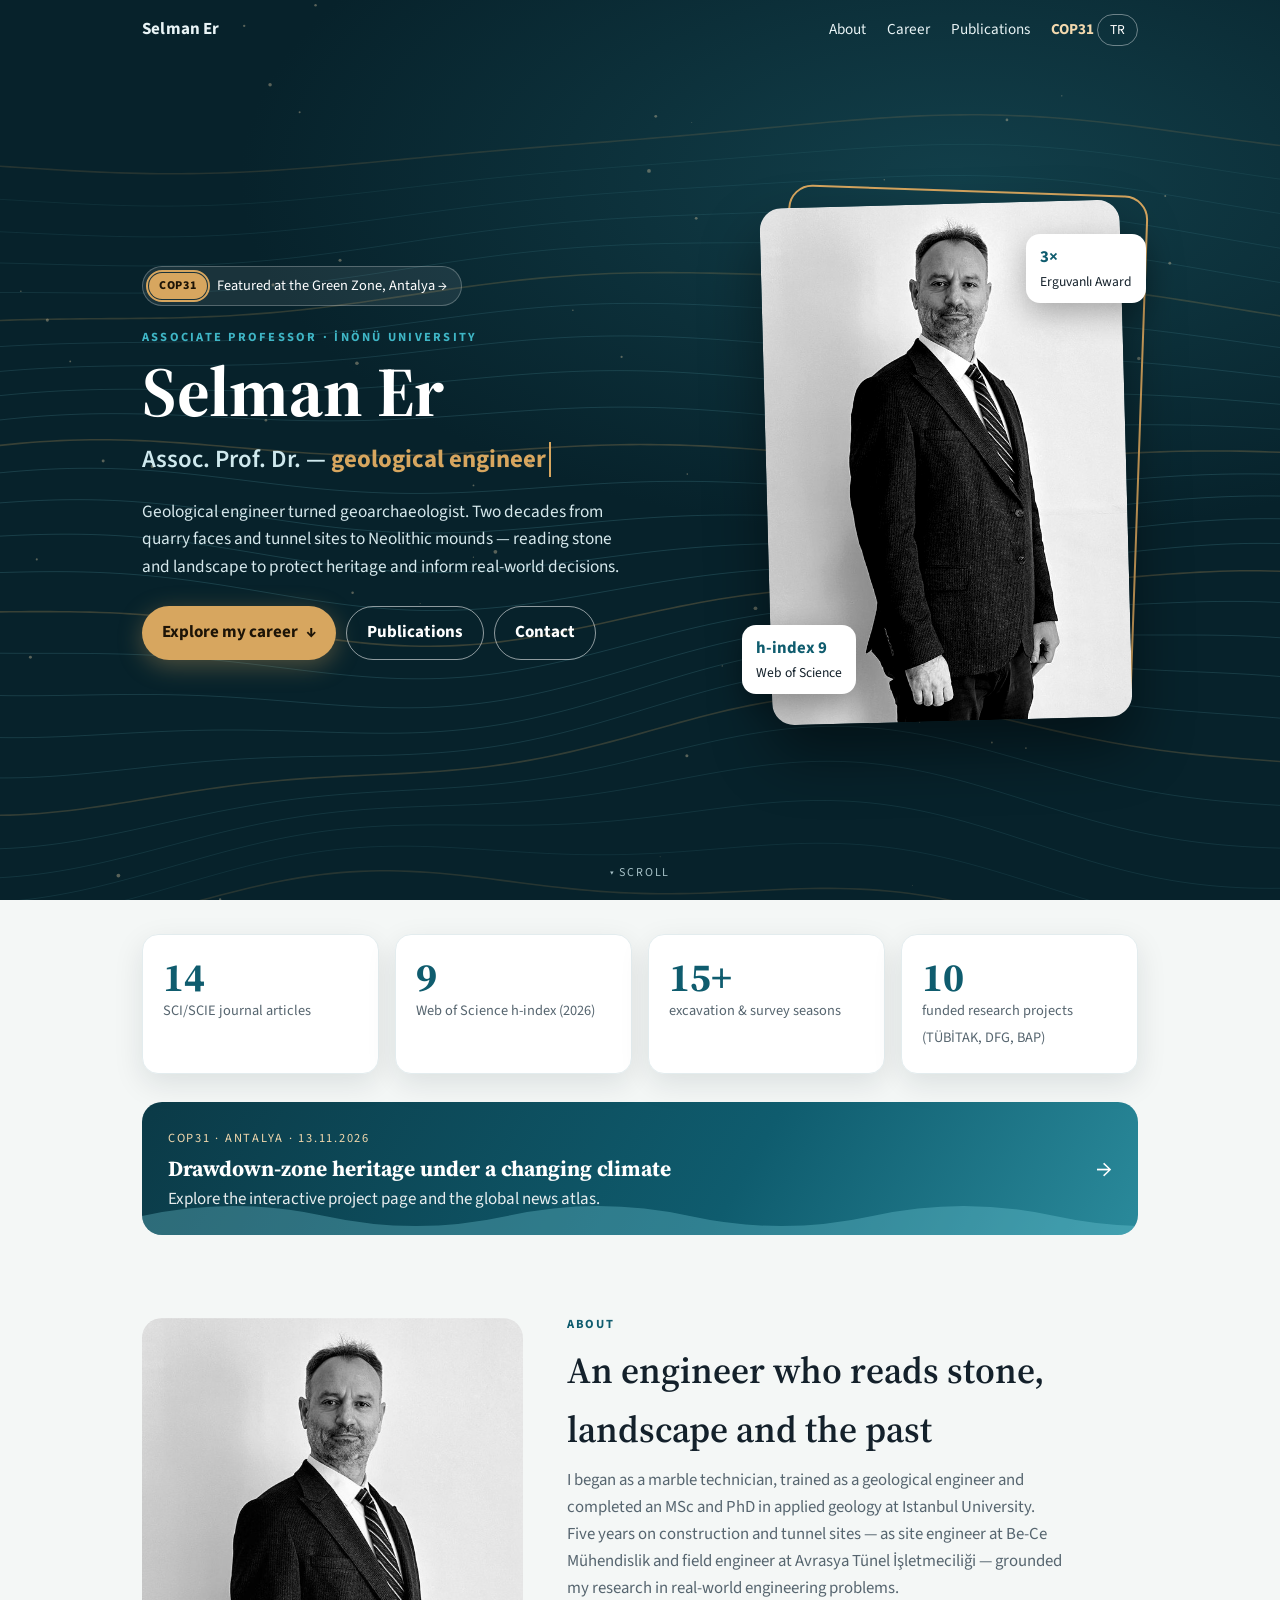
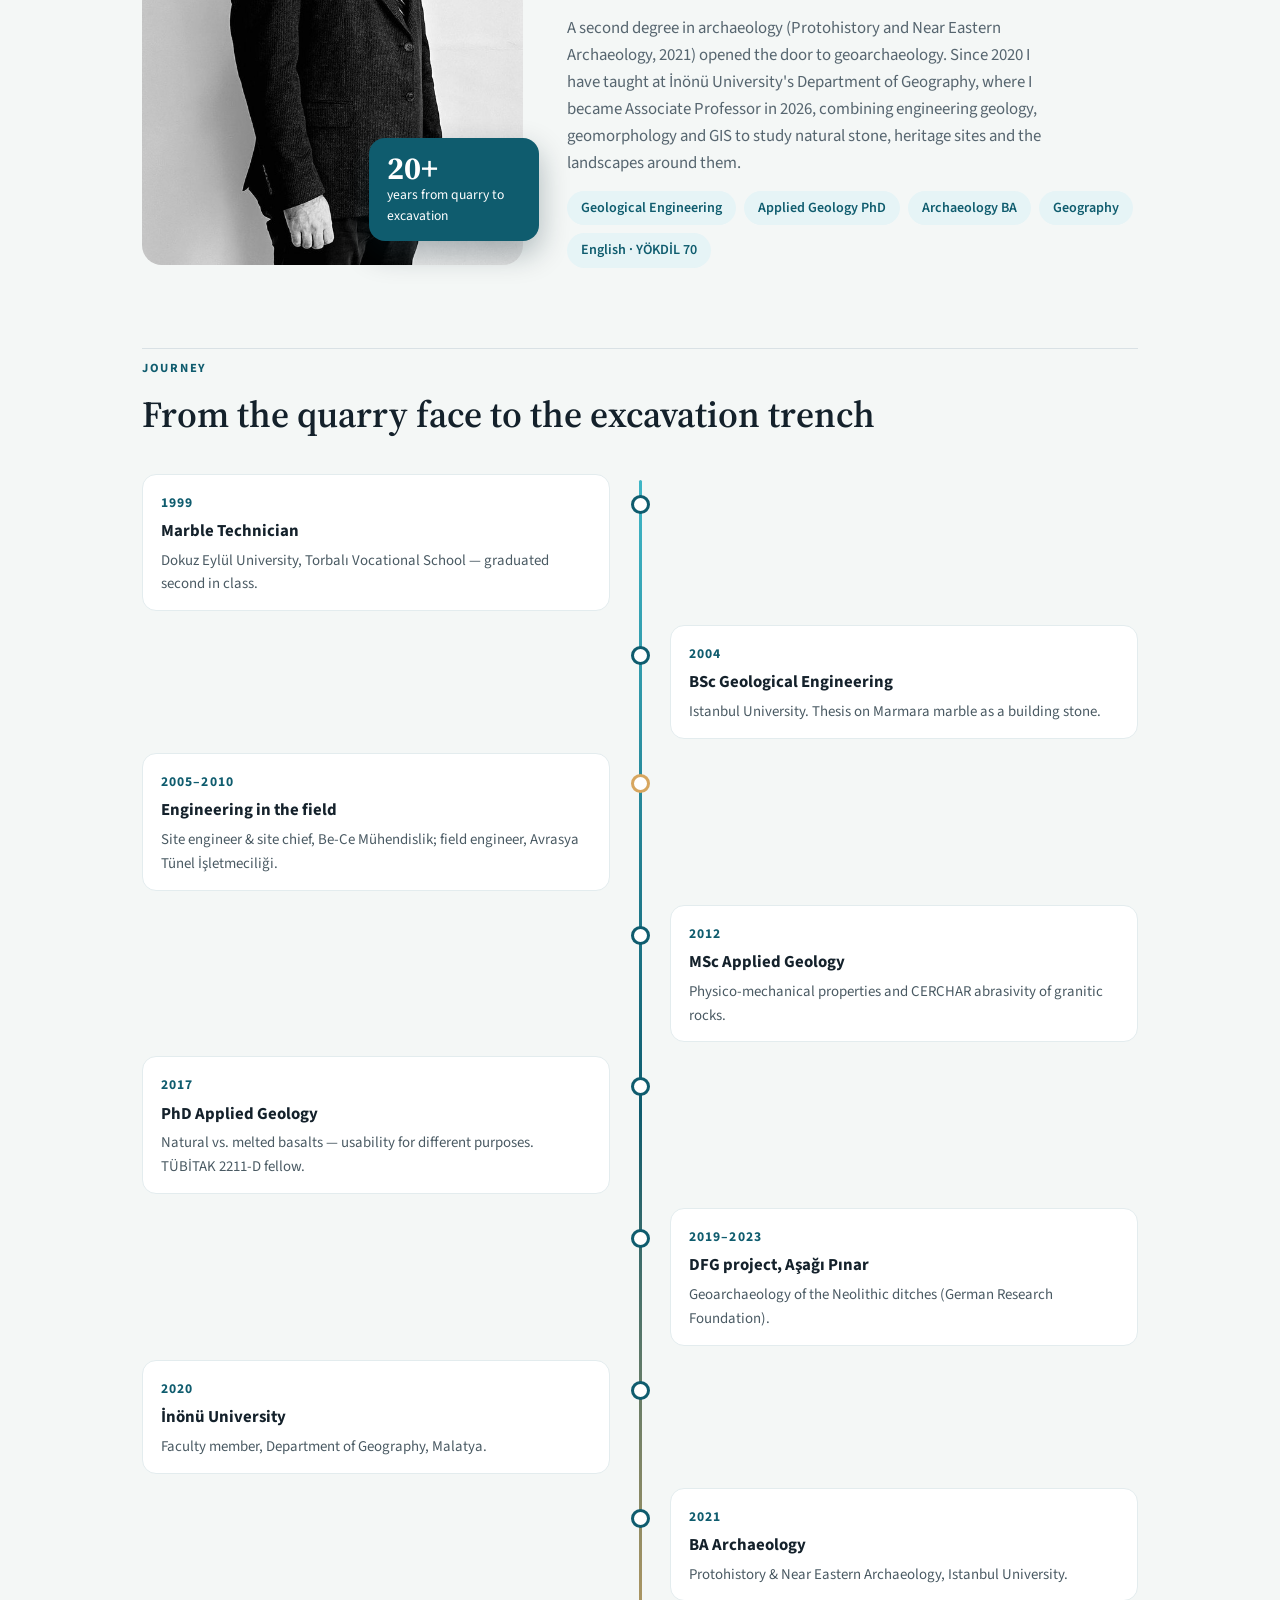
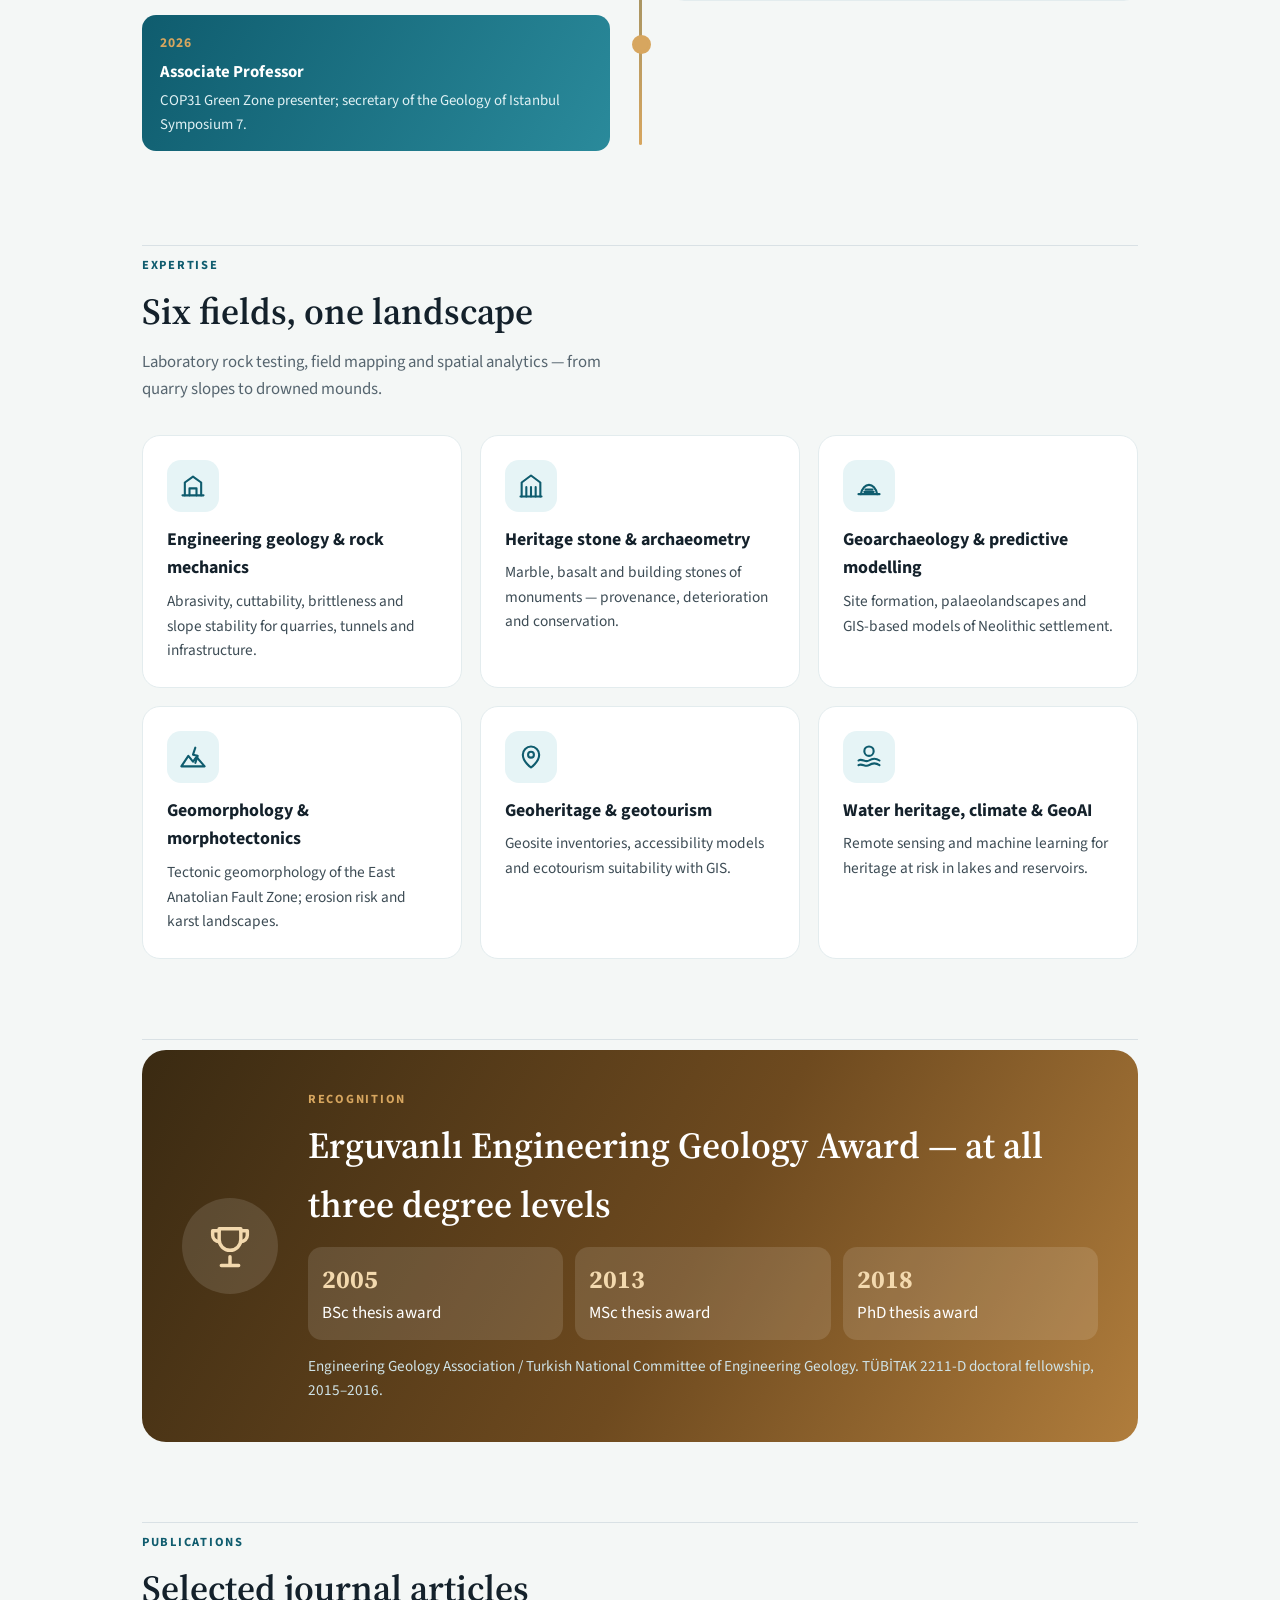
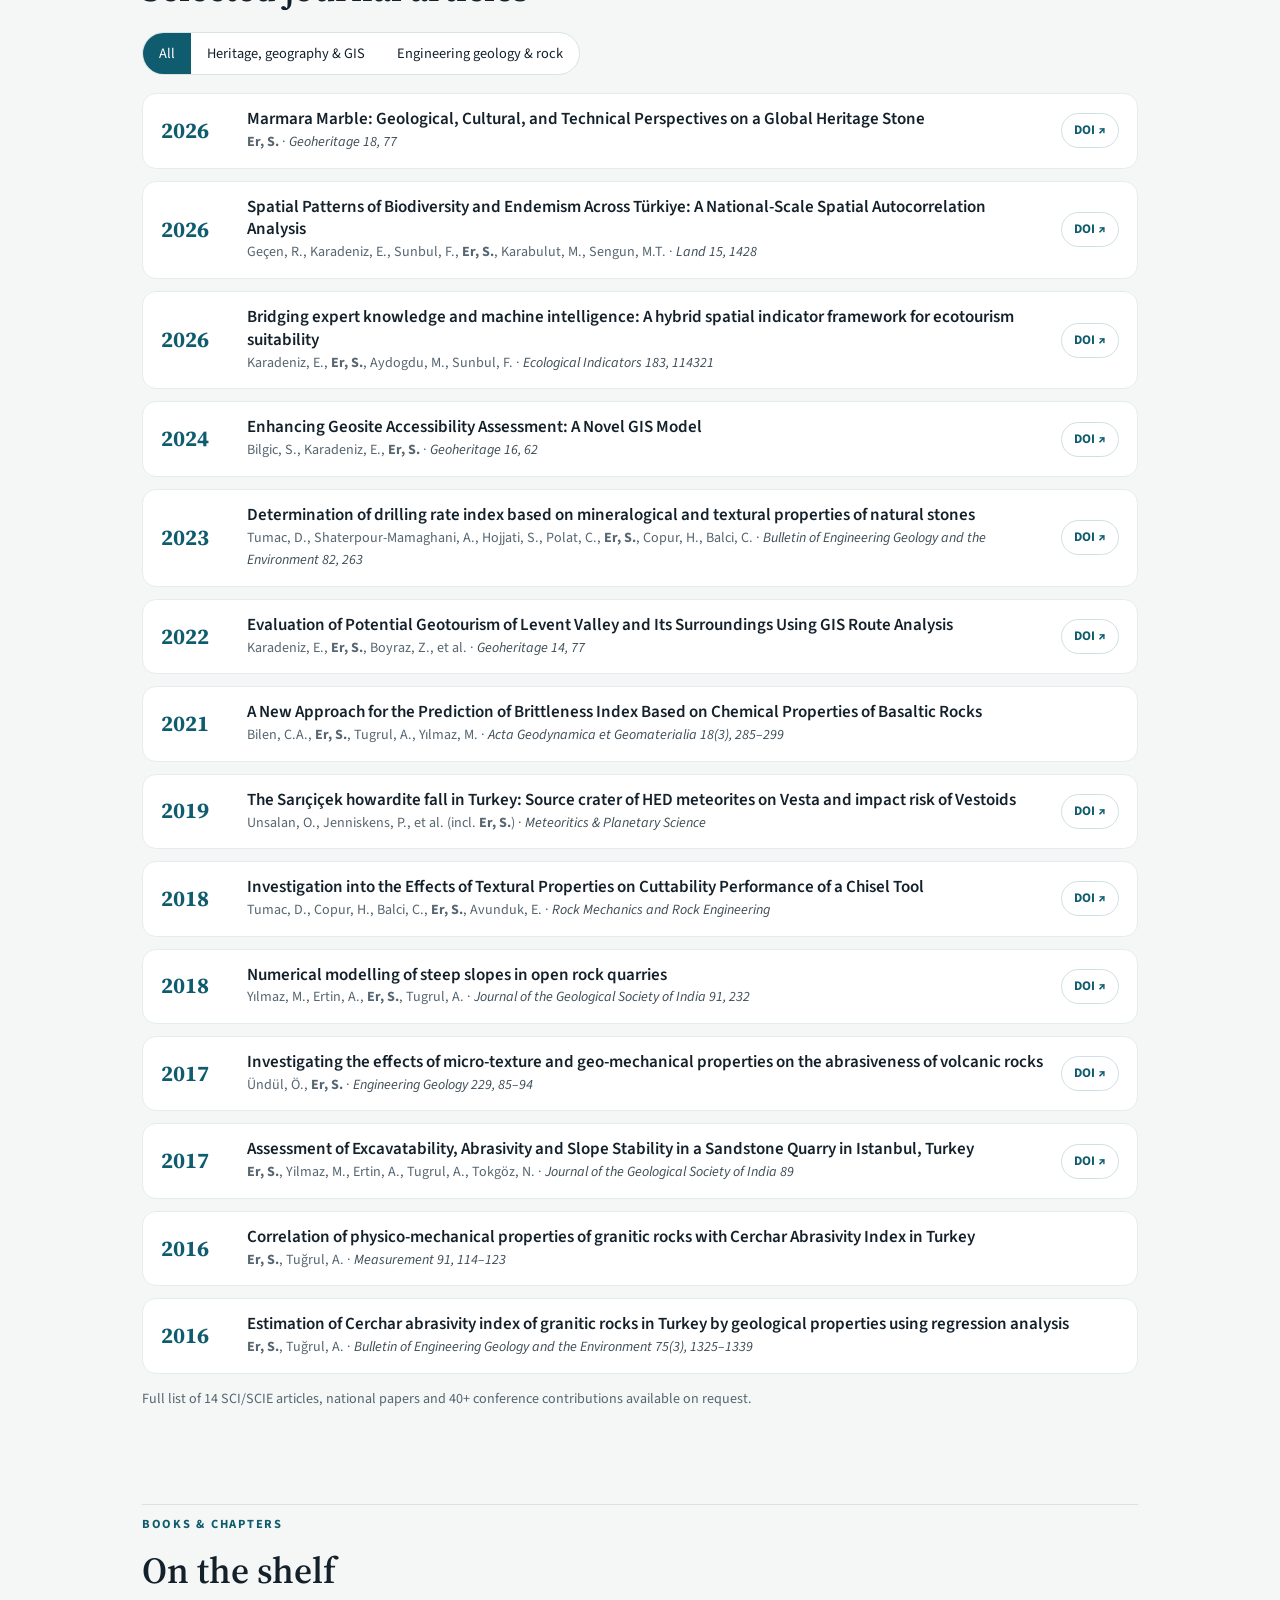
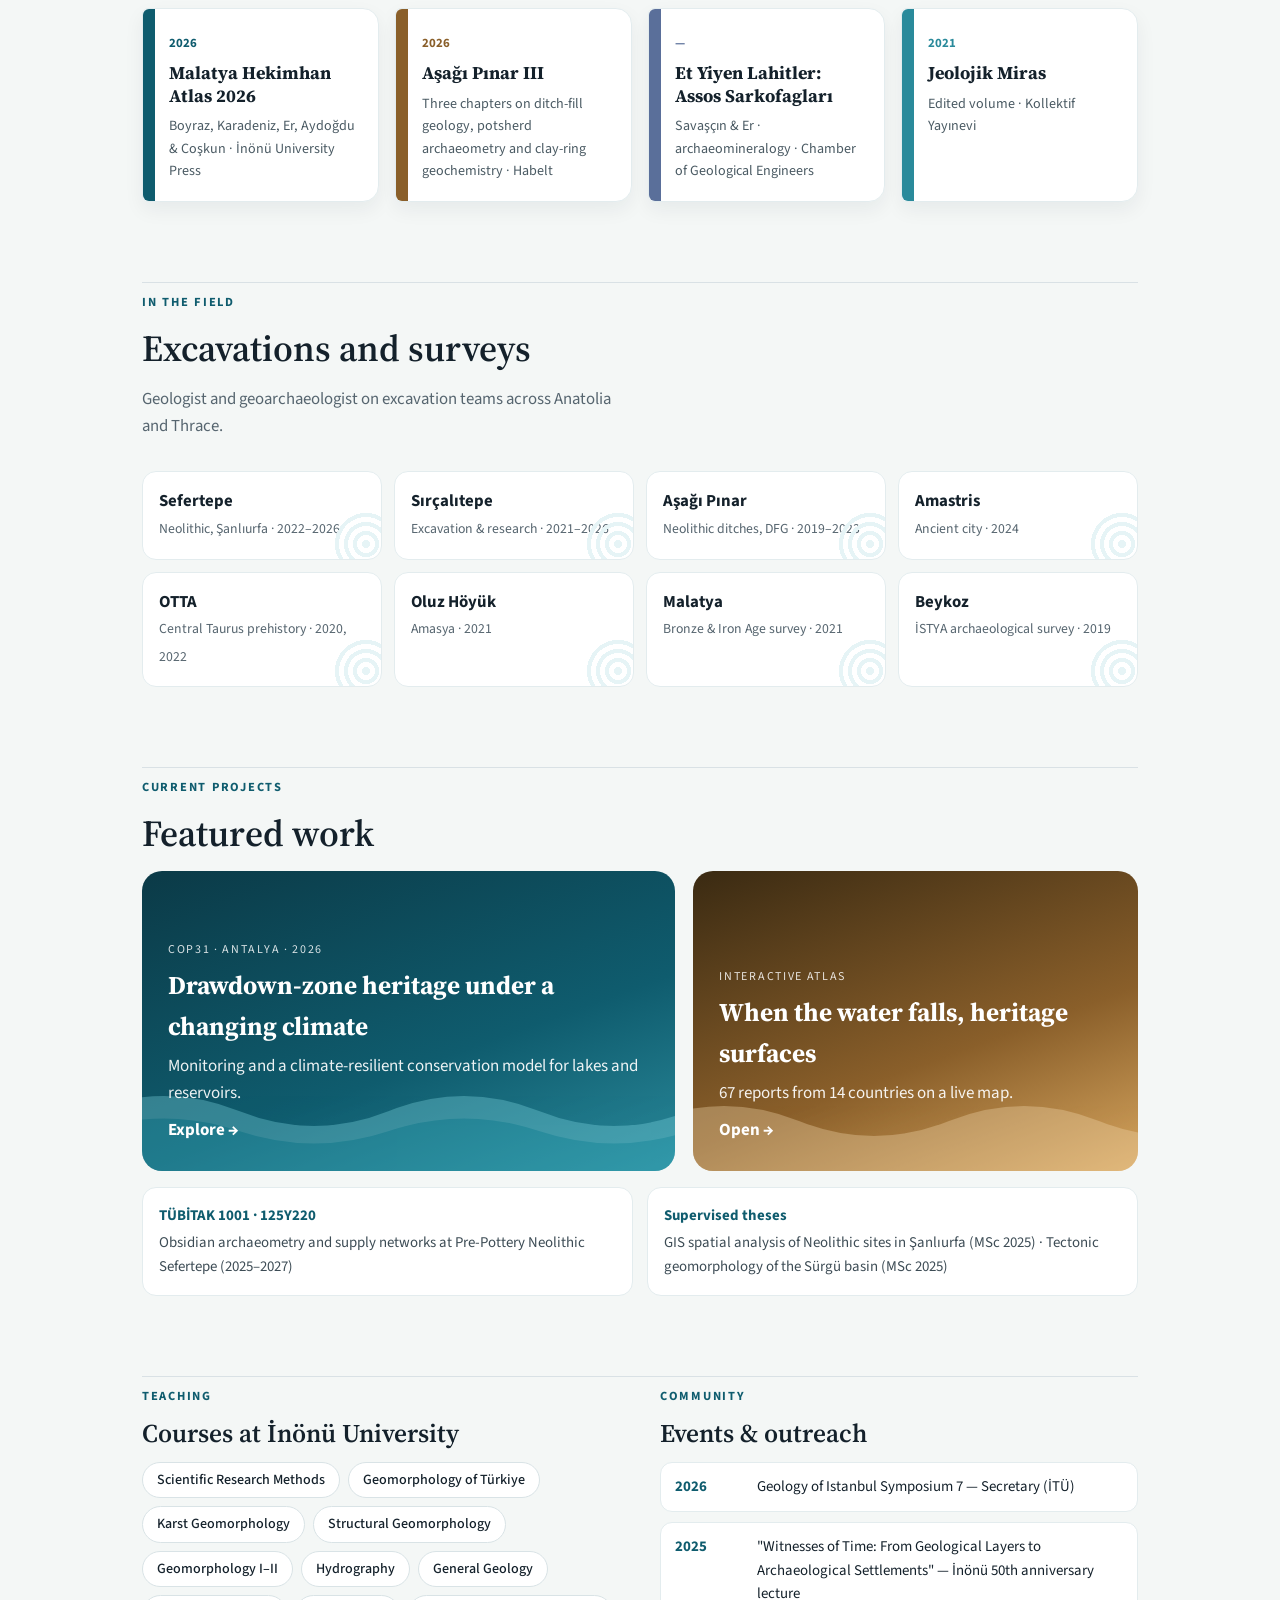
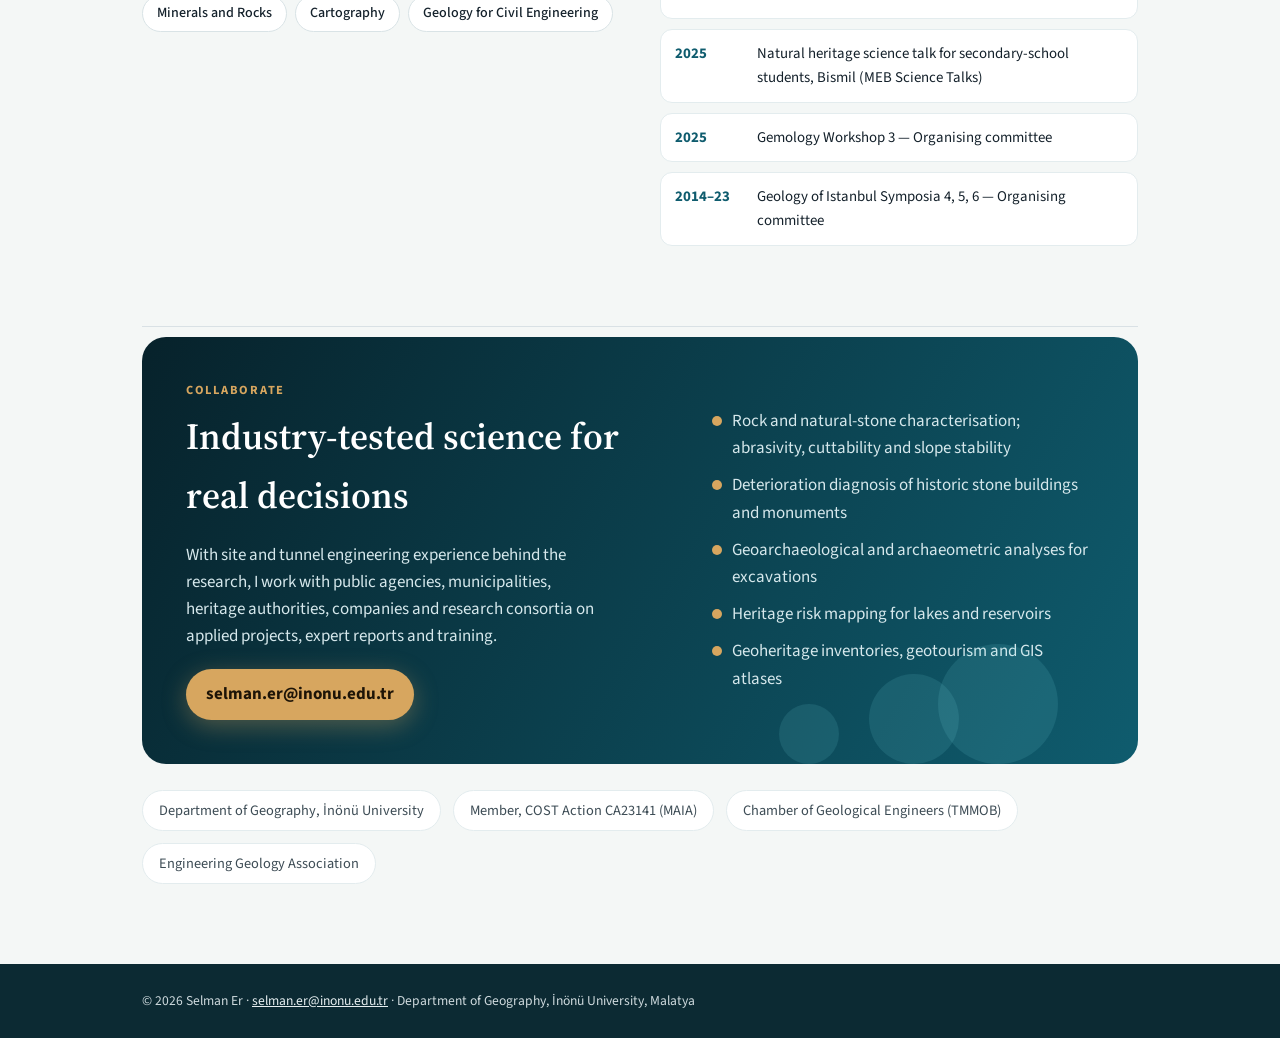
<file: index.html>
<!DOCTYPE html>
<html lang="en">
<head>
<meta charset="utf-8">
<meta name="viewport" content="width=device-width,initial-scale=1">
<title>Assoc. Prof. Dr. Selman Er · Geological Engineer & Geoarchaeologist</title>
<meta name="description" content="Assoc. Prof. Dr. Selman Er, Department of Geography, İnönü University — engineering geology, heritage stone, geoarchaeology, geomorphology, geoheritage and GIS.">
<meta property="og:title" content="Assoc. Prof. Dr. Selman Er">
<meta property="og:description" content="Engineering geology · Geoarchaeology · Geomorphology · İnönü University">
<meta property="og:image" content="https://erselman.github.io/assets/selman-er.jpg">
<link rel="preconnect" href="https://fonts.googleapis.com">
<link href="https://fonts.googleapis.com/css2?family=Source+Sans+3:wght@400;500;600;700;800&family=Source+Serif+4:opsz,wght@8..60,600;8..60,700&display=swap" rel="stylesheet">
<link rel="stylesheet" href="assets/style.css">
<link rel="stylesheet" href="assets/site.css">
</head>
<body data-lang="en">
<header class="site" id="hdr"><div class="wrap">
  <a class="brand" href="./">Selman Er</a>
  <nav>
    <a class="hide-s" href="#about"><span class="en">About</span><span class="tr">Hakkımda</span></a>
    <a class="hide-s" href="#journey"><span class="en">Career</span><span class="tr">Kariyer</span></a>
    <a class="hide-s" href="#publications"><span class="en">Publications</span><span class="tr">Yayınlar</span></a>
    <a href="cop31/" style="color:#f3d9ae;font-weight:700">COP31</a>
    <button class="lang" id="langBtn" type="button" aria-label="Switch language">TR</button>
  </nav>
</div></header>

<section class="hero-cv" id="top">
  <canvas id="strata" aria-hidden="true"></canvas>
  <div class="wrap">
    <div class="hero-grid">
      <div>
        <a class="cop-pill" href="cop31/"><span class="nw">COP31</span><span class="en">Featured at the Green Zone, Antalya →</span><span class="tr">Yeşil Bölge'de sunuluyor, Antalya →</span></a>
        <p class="eyebrow"><span class="en">Associate Professor · İnönü University</span><span class="tr">Doçent · İnönü Üniversitesi</span></p>
        <h1>Selman Er</h1>
        <span class="rot"><span class="en">Assoc. Prof. Dr. — </span><span class="tr">Doç. Dr. — </span><b id="rotWord">&nbsp;</b></span>
        <p class="lede"><span class="en">Geological engineer turned geoarchaeologist. Two decades from quarry faces and tunnel sites to Neolithic mounds — reading stone and landscape to protect heritage and inform real-world decisions.</span><span class="tr">Jeoarkeolojiye uzanan bir jeoloji mühendisi. Ocak aynalarından ve tünel şantiyelerinden Neolitik höyüklere yirmi yıl — mirası korumak ve gerçek kararlara yön vermek için taşı ve peyzajı okuyorum.</span></p>
        <div class="cta">
          <a class="btn2 primary" href="#about"><span class="en">Explore my career</span><span class="tr">Kariyerimi keşfedin</span> ↓</a>
          <a class="btn2 ghost" href="#publications"><span class="en">Publications</span><span class="tr">Yayınlar</span></a>
          <a class="btn2 ghost" href="mailto:selman.er@inonu.edu.tr"><span class="en">Contact</span><span class="tr">İletişim</span></a>
        </div>
      </div>
      <div class="ph">
        <div class="frame"><img src="assets/selman-er-full.jpg" alt="Assoc. Prof. Dr. Selman Er"></div>
        <div class="tagc"><b>h-index 9</b>Web of Science</div>
        <div class="tagc tagc2"><b>3×</b><span class="en">Erguvanlı Award</span><span class="tr">Erguvanlı Ödülü</span></div>
      </div>
    </div>
  </div>
  <div class="scrollhint">▾ <span class="en">scroll</span><span class="tr">kaydır</span></div>
</section>

<main class="wrap">
  <div class="stats2">
    <div class="stat2 rv"><b data-count="14">0</b><span class="en">SCI/SCIE journal articles</span><span class="tr">SCI/SCIE makale</span></div>
    <div class="stat2 rv"><b data-count="9">0</b><span class="en">Web of Science h-index (2026)</span><span class="tr">Web of Science h-indeksi (2026)</span></div>
    <div class="stat2 rv"><b data-count="15" data-plus="1">0</b><span class="en">excavation & survey seasons</span><span class="tr">kazı ve yüzey araştırması sezonu</span></div>
    <div class="stat2 rv"><b data-count="10">0</b><span class="en">funded research projects (TÜBİTAK, DFG, BAP)</span><span class="tr">destekli araştırma projesi (TÜBİTAK, DFG, BAP)</span></div>
  </div>

  <a class="copband rv" href="cop31/">
    <svg viewBox="0 0 600 50" preserveAspectRatio="none"><path d="M0 25 Q50 5 100 25 T200 25 T300 25 T400 25 T500 25 T600 25 T700 25 V50 H0Z" fill="#7fd8e3"/></svg>
    <div><span style="font-size:.78rem;letter-spacing:.14em;text-transform:uppercase;color:#f3d9ae">COP31 · Antalya · 13.11.2026</span>
      <b><span class="en">Drawdown-zone heritage under a changing climate</span><span class="tr">Değişen iklimde salınım kuşağı mirası</span></b>
      <span style="opacity:.9"><span class="en">Explore the interactive project page and the global news atlas.</span><span class="tr">Etkileşimli proje sayfasını ve küresel haber atlasını keşfedin.</span></span></div>
    <span class="arrow">→</span>
  </a>

  <!-- ABOUT -->
  <section class="sec" id="about">
    <div class="about">
      <div class="aphoto rv"><img src="assets/selman-er-full.jpg" alt="Selman Er" loading="lazy"><span class="badge"><b>20+</b><span class="en">years from quarry to excavation</span><span class="tr">yıl, ocaktan kazıya</span></span></div>
      <div class="rv">
        <p class="kick"><span class="en">About</span><span class="tr">Hakkımda</span></p>
        <h2><span class="en">An engineer who reads stone, landscape and the past</span><span class="tr">Taşı, peyzajı ve geçmişi okuyan bir mühendis</span></h2>
        <p class="sub2" style="margin-bottom:14px"><span class="en">I began as a marble technician, trained as a geological engineer and completed an MSc and PhD in applied geology at Istanbul University. Five years on construction and tunnel sites — as site engineer at Be-Ce Mühendislik and field engineer at Avrasya Tünel İşletmeciliği — grounded my research in real-world engineering problems.</span><span class="tr">Mermer teknikeri olarak başladım; İstanbul Üniversitesi'nde jeoloji mühendisliği lisansı, uygulamalı jeoloji yüksek lisansı ve doktorasını tamamladım. Be-Ce Mühendislik'te şantiye mühendisi ve şefi, Avrasya Tünel İşletmeciliği'nde saha mühendisi olarak geçen beş yıl, araştırmalarımı gerçek mühendislik problemlerine dayandırdı.</span></p>
        <p class="sub2" style="margin-bottom:14px"><span class="en">A second degree in archaeology (Protohistory and Near Eastern Archaeology, 2021) opened the door to geoarchaeology. Since 2020 I have taught at İnönü University's Department of Geography, where I became Associate Professor in 2026, combining engineering geology, geomorphology and GIS to study natural stone, heritage sites and the landscapes around them.</span><span class="tr">Arkeoloji alanındaki ikinci lisansım (Protohistorya ve Önasya Arkeolojisi, 2021) jeoarkeolojiye kapı açtı. 2020'den bu yana İnönü Üniversitesi Coğrafya Bölümü'nde görev yapıyorum; 2026'da doçent oldum. Mühendislik jeolojisi, jeomorfoloji ve CBS'yi birleştirerek doğal taşı, miras alanlarını ve onları çevreleyen peyzajları çalışıyorum.</span></p>
        <div class="chips2"><span>Geological Engineering</span><span>Applied Geology PhD</span><span>Archaeology BA</span><span>Geography</span><span>English · YÖKDİL 70</span></div>
      </div>
    </div>
  </section>

  <!-- TIMELINE -->
  <section class="sec" id="journey" style="padding-top:10px">
    <p class="kick rv"><span class="en">Journey</span><span class="tr">Yolculuk</span></p>
    <h2 class="rv"><span class="en">From the quarry face to the excavation trench</span><span class="tr">Ocak aynasından kazı açmasına</span></h2>
    <div class="tl">
      <div class="tli rv"><b>1999</b><h4><span class="en">Marble Technician</span><span class="tr">Mermer Teknikeri</span></h4><p><span class="en">Dokuz Eylül University, Torbalı Vocational School — graduated second in class.</span><span class="tr">Dokuz Eylül Üniversitesi, Torbalı MYO — yüksekokul ikincisi.</span></p></div>
      <div class="tli rv"><b>2004</b><h4><span class="en">BSc Geological Engineering</span><span class="tr">Jeoloji Mühendisliği Lisans</span></h4><p><span class="en">Istanbul University. Thesis on Marmara marble as a building stone.</span><span class="tr">İstanbul Üniversitesi. Tez: Marmara mermerinin yapı malzemesi olarak değerlendirilmesi.</span></p></div>
      <div class="tli rv ind"><b>2005–2010</b><h4><span class="en">Engineering in the field</span><span class="tr">Sahada mühendislik</span></h4><p><span class="en">Site engineer & site chief, Be-Ce Mühendislik; field engineer, Avrasya Tünel İşletmeciliği.</span><span class="tr">Be-Ce Mühendislik'te şantiye mühendisi ve şefi; Avrasya Tünel İşletmeciliği'nde saha mühendisi.</span></p></div>
      <div class="tli rv"><b>2012</b><h4><span class="en">MSc Applied Geology</span><span class="tr">Uygulamalı Jeoloji Yüksek Lisans</span></h4><p><span class="en">Physico-mechanical properties and CERCHAR abrasivity of granitic rocks.</span><span class="tr">Granitik kayaçların fiziko-mekanik özellikleri ve CERCHAR aşınma indeksi.</span></p></div>
      <div class="tli rv"><b>2017</b><h4><span class="en">PhD Applied Geology</span><span class="tr">Uygulamalı Jeoloji Doktora</span></h4><p><span class="en">Natural vs. melted basalts — usability for different purposes. TÜBİTAK 2211-D fellow.</span><span class="tr">Doğal ve ergitilmiş bazaltların farklı amaçlarla kullanılabilirliği. TÜBİTAK 2211-D bursiyeri.</span></p></div>
      <div class="tli rv"><b>2019–2023</b><h4><span class="en">DFG project, Aşağı Pınar</span><span class="tr">DFG projesi, Aşağı Pınar</span></h4><p><span class="en">Geoarchaeology of the Neolithic ditches (German Research Foundation).</span><span class="tr">Neolitik hendeklerin jeoarkeolojisi (Alman Araştırma Kurumu).</span></p></div>
      <div class="tli rv"><b>2020</b><h4><span class="en">İnönü University</span><span class="tr">İnönü Üniversitesi</span></h4><p><span class="en">Faculty member, Department of Geography, Malatya.</span><span class="tr">Coğrafya Bölümü öğretim üyesi, Malatya.</span></p></div>
      <div class="tli rv"><b>2021</b><h4><span class="en">BA Archaeology</span><span class="tr">Arkeoloji Lisans</span></h4><p><span class="en">Protohistory & Near Eastern Archaeology, Istanbul University.</span><span class="tr">Protohistorya ve Önasya Arkeolojisi, İstanbul Üniversitesi.</span></p></div>
      <div class="tli rv hl"><b>2026</b><h4><span class="en">Associate Professor</span><span class="tr">Doçent</span></h4><p><span class="en">COP31 Green Zone presenter; secretary of the Geology of Istanbul Symposium 7.</span><span class="tr">COP31 Yeşil Bölge sunumu; İstanbul'un Jeolojisi Sempozyumu-7 sekreteri.</span></p></div>
    </div>
  </section>

  <!-- EXPERTISE -->
  <section class="sec" id="expertise" style="padding-top:10px">
    <p class="kick rv"><span class="en">Expertise</span><span class="tr">Uzmanlık</span></p>
    <h2 class="rv"><span class="en">Six fields, one landscape</span><span class="tr">Altı alan, tek peyzaj</span></h2>
    <p class="sub2 rv"><span class="en">Laboratory rock testing, field mapping and spatial analytics — from quarry slopes to drowned mounds.</span><span class="tr">Laboratuvar kaya deneyleri, arazi haritalaması ve mekânsal analitik — ocak şevlerinden batık höyüklere.</span></p>
    <div class="cards3">
      <div class="xcard rv"><div class="ic"><svg viewBox="0 0 24 24"><path d="M3 20h18"/><path d="M5 20V9l7-5 7 5v11"/><path d="M9 20v-6h6v6"/></svg></div>
        <h3><span class="en">Engineering geology & rock mechanics</span><span class="tr">Mühendislik jeolojisi ve kaya mekaniği</span></h3>
        <p><span class="en">Abrasivity, cuttability, brittleness and slope stability for quarries, tunnels and infrastructure.</span><span class="tr">Ocak, tünel ve altyapı için aşındırıcılık, kesilebilirlik, kırılganlık ve şev duraylılığı.</span></p></div>
      <div class="xcard rv"><div class="ic"><svg viewBox="0 0 24 24"><path d="M4 21V9l8-6 8 6v12"/><path d="M8 21v-8M12 21v-8M16 21v-8"/><path d="M3 21h18"/></svg></div>
        <h3><span class="en">Heritage stone & archaeometry</span><span class="tr">Miras taşı ve arkeometri</span></h3>
        <p><span class="en">Marble, basalt and building stones of monuments — provenance, deterioration and conservation.</span><span class="tr">Anıtların mermer, bazalt ve yapı taşları — köken, bozunma ve koruma.</span></p></div>
      <div class="xcard rv"><div class="ic"><svg viewBox="0 0 24 24"><path d="M3 19h18"/><path d="M5 19c1-5 4-8 7-8s6 3 7 8"/><path d="M9 15h6M8 17h8"/></svg></div>
        <h3><span class="en">Geoarchaeology & predictive modelling</span><span class="tr">Jeoarkeoloji ve tahmin modellemesi</span></h3>
        <p><span class="en">Site formation, palaeolandscapes and GIS-based models of Neolithic settlement.</span><span class="tr">Alan oluşumu, paleopeyzaj ve Neolitik yerleşimin CBS tabanlı modelleri.</span></p></div>
      <div class="xcard rv"><div class="ic"><svg viewBox="0 0 24 24"><path d="M2 20l6-9 4 5 3-4 7 8z"/><path d="M14 4l-2 6 4 1-2 6"/></svg></div>
        <h3><span class="en">Geomorphology & morphotectonics</span><span class="tr">Jeomorfoloji ve morfotektonik</span></h3>
        <p><span class="en">Tectonic geomorphology of the East Anatolian Fault Zone; erosion risk and karst landscapes.</span><span class="tr">Doğu Anadolu Fay Zonu'nun tektonik jeomorfolojisi; erozyon riski ve karst peyzajları.</span></p></div>
      <div class="xcard rv"><div class="ic"><svg viewBox="0 0 24 24"><path d="M12 21s-7-5-7-11a7 7 0 0114 0c0 6-7 11-7 11z"/><circle cx="12" cy="10" r="2.5"/></svg></div>
        <h3><span class="en">Geoheritage & geotourism</span><span class="tr">Jeomiras ve jeoturizm</span></h3>
        <p><span class="en">Geosite inventories, accessibility models and ecotourism suitability with GIS.</span><span class="tr">Jeosit envanteri, erişilebilirlik modelleri ve CBS ile ekoturizm uygunluğu.</span></p></div>
      <div class="xcard rv"><div class="ic"><svg viewBox="0 0 24 24"><path d="M3 15c3-2 6 2 9 0s6-2 9 0"/><path d="M3 19c3-2 6 2 9 0s6-2 9 0"/><circle cx="12" cy="7" r="4"/></svg></div>
        <h3><span class="en">Water heritage, climate & GeoAI</span><span class="tr">Su mirası, iklim ve GeoAI</span></h3>
        <p><span class="en">Remote sensing and machine learning for heritage at risk in lakes and reservoirs.</span><span class="tr">Göl ve barajlarda risk altındaki miras için uzaktan algılama ve makine öğrenmesi.</span></p></div>
    </div>
  </section>

  <!-- AWARDS -->
  <section class="sec" id="awards" style="padding-top:10px">
    <div class="awards rv">
      <div class="trophy"><svg viewBox="0 0 24 24"><path d="M8 21h8M12 17v4M7 4h10v5a5 5 0 01-10 0z"/><path d="M17 5h3v2a3 3 0 01-3 3M7 5H4v2a3 3 0 003 3"/></svg></div>
      <div>
        <p class="kick" style="color:var(--sand)"><span class="en">Recognition</span><span class="tr">Ödüller</span></p>
        <h2 style="color:#fff"><span class="en">Erguvanlı Engineering Geology Award — at all three degree levels</span><span class="tr">Erguvanlı Mühendislik Jeolojisi Ödülü — üç düzeyin üçünde de</span></h2>
        <div class="aw3">
          <div><b>2005</b><span class="en">BSc thesis award</span><span class="tr">Lisans tezi ödülü</span></div>
          <div><b>2013</b><span class="en">MSc thesis award</span><span class="tr">Yüksek lisans tezi ödülü</span></div>
          <div><b>2018</b><span class="en">PhD thesis award</span><span class="tr">Doktora tezi ödülü</span></div>
        </div>
        <p style="color:#cfe3e7;margin:14px 0 0;font-size:.95rem"><span class="en">Engineering Geology Association / Turkish National Committee of Engineering Geology. TÜBİTAK 2211-D doctoral fellowship, 2015–2016.</span><span class="tr">Mühendislik Jeolojisi Derneği / Mühendislik Jeolojisi Türk Milli Komitesi. TÜBİTAK 2211-D doktora bursu, 2015–2016.</span></p>
      </div>
    </div>
  </section>

  <!-- PUBLICATIONS -->
  <section class="sec" id="publications" style="padding-top:10px">
    <p class="kick rv"><span class="en">Publications</span><span class="tr">Yayınlar</span></p>
    <h2 class="rv"><span class="en">Selected journal articles</span><span class="tr">Seçilmiş makaleler</span></h2>
    <div class="seg2 rv" id="pubSeg">
      <button data-f="all" class="on"><span class="en">All</span><span class="tr">Tümü</span></button>
      <button data-f="her"><span class="en">Heritage, geography & GIS</span><span class="tr">Miras, coğrafya ve CBS</span></button>
      <button data-f="eng"><span class="en">Engineering geology & rock</span><span class="tr">Mühendislik jeolojisi ve kaya</span></button>
    </div>
    <div class="pubs" id="pubs"></div>
    <p class="note rv" style="margin-top:14px"><span class="en">Full list of 14 SCI/SCIE articles, national papers and 40+ conference contributions available on request.</span><span class="tr">14 SCI/SCIE makale, ulusal makaleler ve 40'ı aşkın bildirinin tam listesi talep üzerine gönderilir.</span></p>
  </section>

  <!-- BOOKS -->
  <section class="sec" id="books" style="padding-top:10px">
    <p class="kick rv"><span class="en">Books & chapters</span><span class="tr">Kitaplar ve bölümler</span></p>
    <h2 class="rv"><span class="en">On the shelf</span><span class="tr">Raftakiler</span></h2>
    <div class="books">
      <div class="book rv" style="--b:#0f5c6e"><span class="yr">2026</span><h4><span class="en">Malatya Hekimhan Atlas 2026</span><span class="tr">Malatya Hekimhan Atlası 2026</span></h4><p>Boyraz, Karadeniz, Er, Aydoğdu & Coşkun · İnönü University Press</p></div>
      <div class="book rv" style="--b:#8a5f2a"><span class="yr">2026</span><h4>Aşağı Pınar III</h4><p><span class="en">Three chapters on ditch-fill geology, potsherd archaeometry and clay-ring geochemistry · Habelt</span><span class="tr">Hendek dolgusu jeolojisi, çanak çömlek arkeometrisi ve kil halka jeokimyası üzerine üç bölüm · Habelt</span></p></div>
      <div class="book rv" style="--b:#5a6f9a"><span class="yr">—</span><h4>Et Yiyen Lahitler: Assos Sarkofagları</h4><p><span class="en">Savaşçın & Er · archaeomineralogy · Chamber of Geological Engineers</span><span class="tr">Savaşçın & Er · arkeomineraloji · TMMOB Jeoloji Mühendisleri Odası</span></p></div>
      <div class="book rv" style="--b:#2a8a9b"><span class="yr">2021</span><h4>Jeolojik Miras</h4><p><span class="en">Edited volume · Kollektif Yayınevi</span><span class="tr">Editör · Kollektif Yayınevi</span></p></div>
    </div>
  </section>

  <!-- FIELD -->
  <section class="sec" id="field" style="padding-top:10px">
    <p class="kick rv"><span class="en">In the field</span><span class="tr">Sahada</span></p>
    <h2 class="rv"><span class="en">Excavations and surveys</span><span class="tr">Kazılar ve yüzey araştırmaları</span></h2>
    <p class="sub2 rv"><span class="en">Geologist and geoarchaeologist on excavation teams across Anatolia and Thrace.</span><span class="tr">Anadolu ve Trakya'da kazı ekiplerinde jeolog ve jeoarkeolog olarak.</span></p>
    <div class="field">
      <div class="fd rv"><b>Sefertepe</b><span><span class="en">Neolithic, Şanlıurfa · 2022–2026</span><span class="tr">Neolitik, Şanlıurfa · 2022–2026</span></span></div>
      <div class="fd rv"><b>Sırçalıtepe</b><span><span class="en">Excavation & research · 2021–2026</span><span class="tr">Kazı ve araştırmaları · 2021–2026</span></span></div>
      <div class="fd rv"><b>Aşağı Pınar</b><span><span class="en">Neolithic ditches, DFG · 2019–2023</span><span class="tr">Neolitik hendekler, DFG · 2019–2023</span></span></div>
      <div class="fd rv"><b>Amastris</b><span><span class="en">Ancient city · 2024</span><span class="tr">Antik kent · 2024</span></span></div>
      <div class="fd rv"><b>OTTA</b><span><span class="en">Central Taurus prehistory · 2020, 2022</span><span class="tr">Orta Toroslar tarih öncesi · 2020, 2022</span></span></div>
      <div class="fd rv"><b>Oluz Höyük</b><span><span class="en">Amasya · 2021</span><span class="tr">Amasya · 2021</span></span></div>
      <div class="fd rv"><b>Malatya</b><span><span class="en">Bronze & Iron Age survey · 2021</span><span class="tr">Tunç ve Demir Çağı yüzey araştırması · 2021</span></span></div>
      <div class="fd rv"><b>Beykoz</b><span><span class="en">İSTYA archaeological survey · 2019</span><span class="tr">İSTYA yüzey araştırması · 2019</span></span></div>
    </div>
  </section>

  <!-- PROJECTS -->
  <section class="sec" id="projects" style="padding-top:10px">
    <p class="kick rv"><span class="en">Current projects</span><span class="tr">Güncel projeler</span></p>
    <h2 class="rv"><span class="en">Featured work</span><span class="tr">Öne çıkan çalışmalar</span></h2>
    <div class="proj">
      <a class="pcard a rv" href="cop31/">
        <svg class="waves" viewBox="0 0 600 120" preserveAspectRatio="none"><path d="M0 60 Q75 30 150 60 T300 60 T450 60 T600 60 T750 60 V120 H0Z" fill="#7fd8e3"/><path d="M0 80 Q75 55 150 80 T300 80 T450 80 T600 80 T750 80 V120 H0Z" fill="#3fb6c6" style="animation-duration:12s"/></svg>
        <span class="tag2">COP31 · Antalya · 2026</span>
        <h3><span class="en">Drawdown-zone heritage under a changing climate</span><span class="tr">Değişen iklimde salınım kuşağı mirası</span></h3>
        <p><span class="en">Monitoring and a climate-resilient conservation model for lakes and reservoirs.</span><span class="tr">Göl ve barajlar için izleme ve iklime dirençli koruma modeli.</span></p>
        <span class="go"><span class="en">Explore →</span><span class="tr">İncele →</span></span>
      </a>
      <a class="pcard b rv" href="cop31/news/">
        <svg class="waves" viewBox="0 0 600 120" preserveAspectRatio="none"><path d="M0 70 Q75 40 150 70 T300 70 T450 70 T600 70 T750 70 V120 H0Z" fill="#f3d9ae"/></svg>
        <span class="tag2"><span class="en">Interactive atlas</span><span class="tr">Etkileşimli atlas</span></span>
        <h3><span class="en">When the water falls, heritage surfaces</span><span class="tr">Su çekildiğinde miras yüzeye çıkıyor</span></h3>
        <p><span class="en">67 reports from 14 countries on a live map.</span><span class="tr">14 ülkeden 67 haber, canlı haritada.</span></p>
        <span class="go"><span class="en">Open →</span><span class="tr">Aç →</span></span>
      </a>
    </div>
    <div class="mini rv">
      <div><b>TÜBİTAK 1001 · 125Y220</b><span class="en">Obsidian archaeometry and supply networks at Pre-Pottery Neolithic Sefertepe (2025–2027)</span><span class="tr">Sefertepe'de Çanak Çömleksiz Neolitik obsidiyen arkeometrisi ve tedarik ağları (2025–2027)</span></div>
      <div><b><span class="en">Supervised theses</span><span class="tr">Yönetilen tezler</span></b><span class="en">GIS spatial analysis of Neolithic sites in Şanlıurfa (MSc 2025) · Tectonic geomorphology of the Sürgü basin (MSc 2025)</span><span class="tr">Şanlıurfa Neolitik yerleşimlerinin CBS ile mekânsal analizi (YL 2025) · Sürgü Havzası tektonik jeomorfolojisi (YL 2025)</span></div>
    </div>
  </section>

  <!-- TEACHING + EVENTS -->
  <section class="sec" id="teaching" style="padding-top:10px">
    <div class="two">
      <div class="rv">
        <p class="kick"><span class="en">Teaching</span><span class="tr">Dersler</span></p>
        <h2 style="font-size:1.6rem"><span class="en">Courses at İnönü University</span><span class="tr">İnönü Üniversitesi'nde verilen dersler</span></h2>
        <div class="chips2 lt">
          <span><span class="en">Scientific Research Methods</span><span class="tr">Bilimsel Araştırma Yöntemleri</span></span>
          <span><span class="en">Geomorphology of Türkiye</span><span class="tr">Türkiye Jeomorfolojisi</span></span>
          <span><span class="en">Karst Geomorphology</span><span class="tr">Karst Jeomorfolojisi</span></span>
          <span><span class="en">Structural Geomorphology</span><span class="tr">Yapısal Jeomorfoloji</span></span>
          <span><span class="en">Geomorphology I–II</span><span class="tr">Jeomorfoloji I–II</span></span>
          <span><span class="en">Hydrography</span><span class="tr">Hidrografya</span></span>
          <span><span class="en">General Geology</span><span class="tr">Genel Jeoloji</span></span>
          <span><span class="en">Minerals and Rocks</span><span class="tr">Mineraller ve Kayaçlar</span></span>
          <span><span class="en">Cartography</span><span class="tr">Kartografya</span></span>
          <span><span class="en">Geology for Civil Engineering</span><span class="tr">İnşaat Mühendisliği için Jeoloji</span></span>
        </div>
      </div>
      <div class="rv">
        <p class="kick"><span class="en">Community</span><span class="tr">Topluluk</span></p>
        <h2 style="font-size:1.6rem"><span class="en">Events & outreach</span><span class="tr">Etkinlikler ve toplumsal katkı</span></h2>
        <ul class="ev">
          <li><b>2026</b><span class="en">Geology of Istanbul Symposium 7 — Secretary (İTÜ)</span><span class="tr">İstanbul'un Jeolojisi Sempozyumu-7 — Sekreter (İTÜ)</span></li>
          <li><b>2025</b><span class="en">"Witnesses of Time: From Geological Layers to Archaeological Settlements" — İnönü 50th anniversary lecture</span><span class="tr">"Zamanın Tanıkları: Jeolojik Katmanlardan Arkeolojik Yerleşimlere" — İnönü 50. yıl konferansı</span></li>
          <li><b>2025</b><span class="en">Natural heritage science talk for secondary-school students, Bismil (MEB Science Talks)</span><span class="tr">Ortaokul öğrencilerine doğal miras söyleşisi, Bismil (MEB Bilim Söyleşileri)</span></li>
          <li><b>2025</b><span class="en">Gemology Workshop 3 — Organising committee</span><span class="tr">Gemoloji Çalıştayı 3 — Düzenleme kurulu</span></li>
          <li><b>2014–23</b><span class="en">Geology of Istanbul Symposia 4, 5, 6 — Organising committee</span><span class="tr">İstanbul'un Jeolojisi Sempozyumu 4, 5, 6 — Düzenleme kurulu</span></li>
        </ul>
      </div>
    </div>
  </section>

  <!-- COLLAB -->
  <section class="sec" id="collaborate" style="padding-top:10px">
    <div class="band rv">
      <span class="bubble" style="width:120px;height:120px;right:8%;bottom:0;animation-delay:-2s"></span>
      <span class="bubble" style="width:60px;height:60px;right:30%;bottom:0;animation-delay:-7s"></span>
      <span class="bubble" style="width:90px;height:90px;right:18%;bottom:0;animation-delay:-4s;animation-duration:16s"></span>
      <div>
        <p class="kick" style="color:var(--sand)"><span class="en">Collaborate</span><span class="tr">İş birliği</span></p>
        <h2><span class="en">Industry-tested science for real decisions</span><span class="tr">Sahada sınanmış bilim, gerçek kararlar için</span></h2>
        <p style="color:#d6e8ec;max-width:52ch"><span class="en">With site and tunnel engineering experience behind the research, I work with public agencies, municipalities, heritage authorities, companies and research consortia on applied projects, expert reports and training.</span><span class="tr">Araştırmanın arkasındaki şantiye ve tünel mühendisliği deneyimiyle kamu kurumları, belediyeler, miras kurumları, şirketler ve araştırma konsorsiyumlarıyla uygulamalı projeler, uzman raporları ve eğitimler yürütüyorum.</span></p>
        <div class="cta" style="margin-top:18px"><a class="btn2 primary" href="mailto:selman.er@inonu.edu.tr?subject=Collaboration">selman.er@inonu.edu.tr</a></div>
      </div>
      <ul>
        <li><span class="en">Rock and natural-stone characterisation; abrasivity, cuttability and slope stability</span><span class="tr">Kaya ve doğal taş karakterizasyonu; aşındırıcılık, kesilebilirlik ve şev duraylılığı</span></li>
        <li><span class="en">Deterioration diagnosis of historic stone buildings and monuments</span><span class="tr">Tarihi taş yapı ve anıtlarda bozunma tespiti</span></li>
        <li><span class="en">Geoarchaeological and archaeometric analyses for excavations</span><span class="tr">Kazılar için jeoarkeolojik ve arkeometrik analizler</span></li>
        <li><span class="en">Heritage risk mapping for lakes and reservoirs</span><span class="tr">Göl ve barajlar için miras risk haritalaması</span></li>
        <li><span class="en">Geoheritage inventories, geotourism and GIS atlases</span><span class="tr">Jeomiras envanteri, jeoturizm ve CBS atlasları</span></li>
      </ul>
    </div>
    <div class="aff rv">
      <span><span class="en">Department of Geography, İnönü University</span><span class="tr">İnönü Üniversitesi Coğrafya Bölümü</span></span>
      <span><span class="en">Member, COST Action CA23141 (MAIA)</span><span class="tr">Üye, COST Action CA23141 (MAIA)</span></span>
      <span><span class="en">Chamber of Geological Engineers (TMMOB)</span><span class="tr">TMMOB Jeoloji Mühendisleri Odası</span></span>
      <span><span class="en">Engineering Geology Association</span><span class="tr">Mühendislik Jeolojisi Derneği</span></span>
    </div>
  </section>
</main>


<footer><div class="wrap">© 2026 Selman Er · <a href="mailto:selman.er@inonu.edu.tr">selman.er@inonu.edu.tr</a> · <span class="en">Department of Geography, İnönü University, Malatya</span><span class="tr">İnönü Üniversitesi Coğrafya Bölümü, Malatya</span></div></footer>

<script src="assets/strata.js"></script>
<script>
(function(){
var reduce=window.matchMedia&&matchMedia('(prefers-reduced-motion: reduce)').matches;
var b=document.body,lang='en';
var PUBS=[
 {y:2026,c:'her',t:'Marmara Marble: Geological, Cultural, and Technical Perspectives on a Global Heritage Stone',a:'Er, S.',j:'Geoheritage 18, 77',d:'10.1007/s12371-026-01310-w'},
 {y:2026,c:'her',t:'Spatial Patterns of Biodiversity and Endemism Across Türkiye: A National-Scale Spatial Autocorrelation Analysis',a:'Geçen, R., Karadeniz, E., Sunbul, F., Er, S., Karabulut, M., Sengun, M.T.',j:'Land 15, 1428',d:'10.3390/land15081428'},
 {y:2026,c:'her',t:'Bridging expert knowledge and machine intelligence: A hybrid spatial indicator framework for ecotourism suitability',a:'Karadeniz, E., Er, S., Aydogdu, M., Sunbul, F.',j:'Ecological Indicators 183, 114321',d:'10.1016/j.ecolind.2026.114321'},
 {y:2024,c:'her',t:'Enhancing Geosite Accessibility Assessment: A Novel GIS Model',a:'Bilgic, S., Karadeniz, E., Er, S.',j:'Geoheritage 16, 62',d:'10.1007/s12371-024-00965-7'},
 {y:2023,c:'eng',t:'Determination of drilling rate index based on mineralogical and textural properties of natural stones',a:'Tumac, D., Shaterpour-Mamaghani, A., Hojjati, S., Polat, C., Er, S., Copur, H., Balci, C.',j:'Bulletin of Engineering Geology and the Environment 82, 263',d:'10.1007/s10064-023-03279-0'},
 {y:2022,c:'her',t:'Evaluation of Potential Geotourism of Levent Valley and Its Surroundings Using GIS Route Analysis',a:'Karadeniz, E., Er, S., Boyraz, Z., et al.',j:'Geoheritage 14, 77',d:'10.1007/s12371-022-00710-y'},
 {y:2021,c:'eng',t:'A New Approach for the Prediction of Brittleness Index Based on Chemical Properties of Basaltic Rocks',a:'Bilen, C.A., Er, S., Tugrul, A., Yılmaz, M.',j:'Acta Geodynamica et Geomaterialia 18(3), 285–299',d:''},
 {y:2019,c:'oth',t:'The Sarıçiçek howardite fall in Turkey: Source crater of HED meteorites on Vesta and impact risk of Vestoids',a:'Unsalan, O., Jenniskens, P., et al. (incl. Er, S.)',j:'Meteoritics & Planetary Science',d:'10.1111/maps.13258'},
 {y:2018,c:'eng',t:'Investigation into the Effects of Textural Properties on Cuttability Performance of a Chisel Tool',a:'Tumac, D., Copur, H., Balci, C., Er, S., Avunduk, E.',j:'Rock Mechanics and Rock Engineering',d:'10.1007/s00603-017-1376-y'},
 {y:2018,c:'eng',t:'Numerical modelling of steep slopes in open rock quarries',a:'Yılmaz, M., Ertin, A., Er, S., Tugrul, A.',j:'Journal of the Geological Society of India 91, 232',d:'10.1007/s12594-018-0841-x'},
 {y:2017,c:'eng',t:'Investigating the effects of micro-texture and geo-mechanical properties on the abrasiveness of volcanic rocks',a:'Ündül, Ö., Er, S.',j:'Engineering Geology 229, 85–94',d:'10.1016/j.enggeo.2017.09.022'},
 {y:2017,c:'eng',t:'Assessment of Excavatability, Abrasivity and Slope Stability in a Sandstone Quarry in Istanbul, Turkey',a:'Er, S., Yilmaz, M., Ertin, A., Tugrul, A., Tokgöz, N.',j:'Journal of the Geological Society of India 89',d:'10.1007/s12594-017-0647-2'},
 {y:2016,c:'eng',t:'Correlation of physico-mechanical properties of granitic rocks with Cerchar Abrasivity Index in Turkey',a:'Er, S., Tuğrul, A.',j:'Measurement 91, 114–123',d:''},
 {y:2016,c:'eng',t:'Estimation of Cerchar abrasivity index of granitic rocks in Turkey by geological properties using regression analysis',a:'Er, S., Tuğrul, A.',j:'Bulletin of Engineering Geology and the Environment 75(3), 1325–1339',d:''}
];
var pf='all';
function esc(s){return String(s).replace(/[&<>"]/g,function(c){return {'&':'&amp;','<':'&lt;','>':'&gt;','"':'&quot;'}[c];});}
function renderPubs(){
  var rows=PUBS.filter(function(p){return pf==='all'||p.c===pf;});
  document.getElementById('pubs').innerHTML=rows.map(function(p,i){
    var au=esc(p.a).replace(/Er, S\./g,'<b>Er, S.</b>');
    return '<div class="pub" style="animation-delay:'+(i*0.04)+'s"><span class="y">'+p.y+'</span><div><div class="t">'+esc(p.t)+'</div><div class="m">'+au+' · <i>'+esc(p.j)+'</i></div></div>'+
      (p.d?'<a class="doi" href="https://doi.org/'+p.d+'" target="_blank" rel="noopener">DOI ↗</a>':'<span></span>')+'</div>';}).join('');
}
document.querySelectorAll('#pubSeg button').forEach(function(bt){bt.onclick=function(){pf=bt.dataset.f;document.querySelectorAll('#pubSeg button').forEach(function(z){z.classList.toggle('on',z===bt);});renderPubs();};});
renderPubs();

var btn=document.getElementById('langBtn');
function setLang(l){lang=l;b.setAttribute('data-lang',l);document.documentElement.lang=l;btn.textContent=l==='en'?'TR':'EN';}
btn.addEventListener('click',function(){setLang(lang==='en'?'tr':'en');ci=0;del=false;});
var hdr=document.getElementById('hdr');addEventListener('scroll',function(){hdr.classList.toggle('solid',scrollY>40);},{passive:true});

var WORDS={en:['geological engineer','geoarchaeologist','geomorphologist','heritage-stone specialist','GIS & remote-sensing analyst'],
           tr:['jeoloji mühendisi','jeoarkeolog','jeomorfolog','miras taşı uzmanı','CBS ve uzaktan algılama analisti']};
var wi=0,ci=0,del=false,rw=document.getElementById('rotWord');
function typeLoop(){var w=WORDS[lang][wi%WORDS[lang].length];if(reduce){rw.textContent=w;return;}
  ci+=del?-1:1;rw.textContent=w.slice(0,Math.max(0,ci))||'\u00a0';var t=del?40:85;
  if(!del&&ci>=w.length){del=true;t=1700;}else if(del&&ci<=0){del=false;wi++;t=300;}setTimeout(typeLoop,t);}

var io=new IntersectionObserver(function(es){es.forEach(function(e){if(e.isIntersecting){e.target.classList.add('in');
  var c=e.target.querySelector('[data-count]');if(c&&!c.done){c.done=1;var n=+c.dataset.count,plus=c.dataset.plus?'+':'',s=performance.now();(function f(t){var k=Math.min(1,(t-s)/1400);c.textContent=Math.round(n*(1-Math.pow(1-k,3)))+(k>=1?plus:'');if(k<1)requestAnimationFrame(f);})(s);}
  io.unobserve(e.target);}});},{threshold:.12});
document.querySelectorAll('.rv').forEach(function(el){io.observe(el);});

var qp=new URLSearchParams(location.search).get('lang');
setLang(qp==='tr'||qp==='en'?qp:((navigator.language||'').toLowerCase().indexOf('tr')===0?'tr':'en'));
typeLoop();
})();
</script>
</body>
</html>
</file>
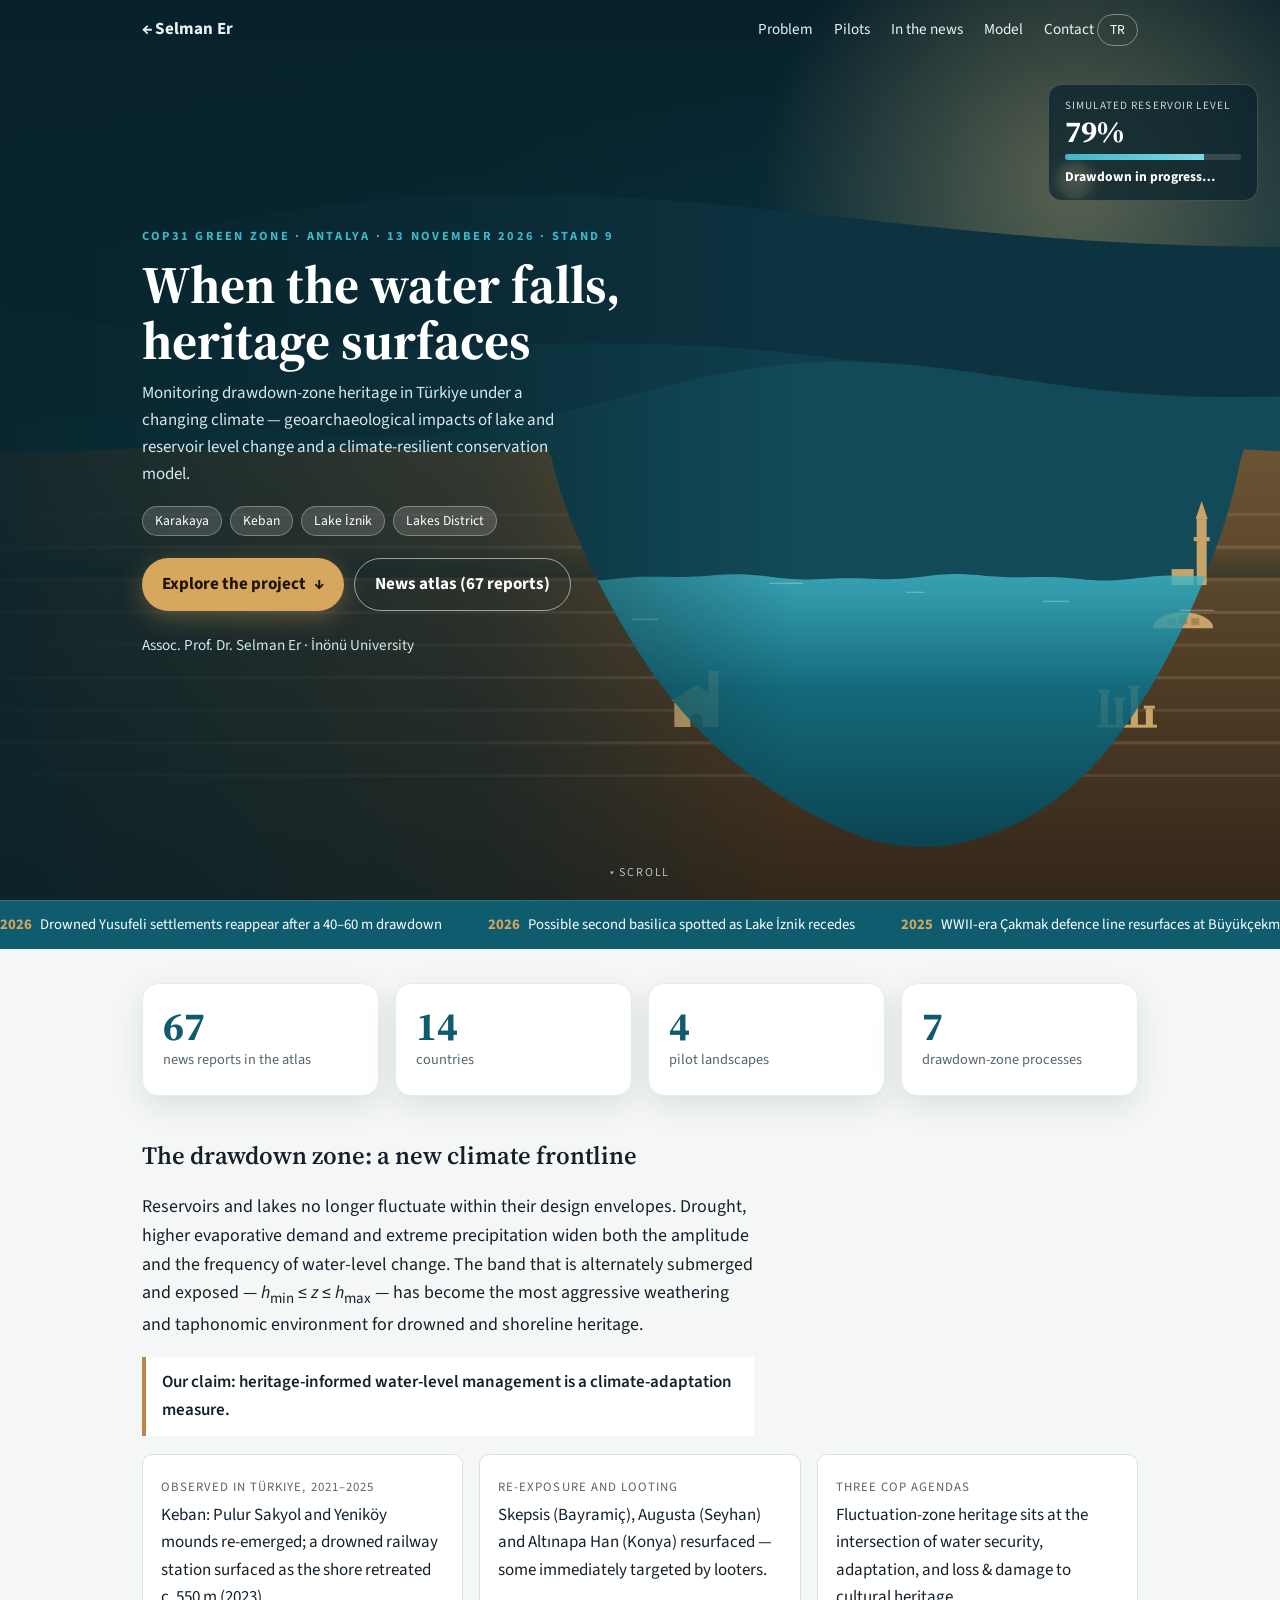
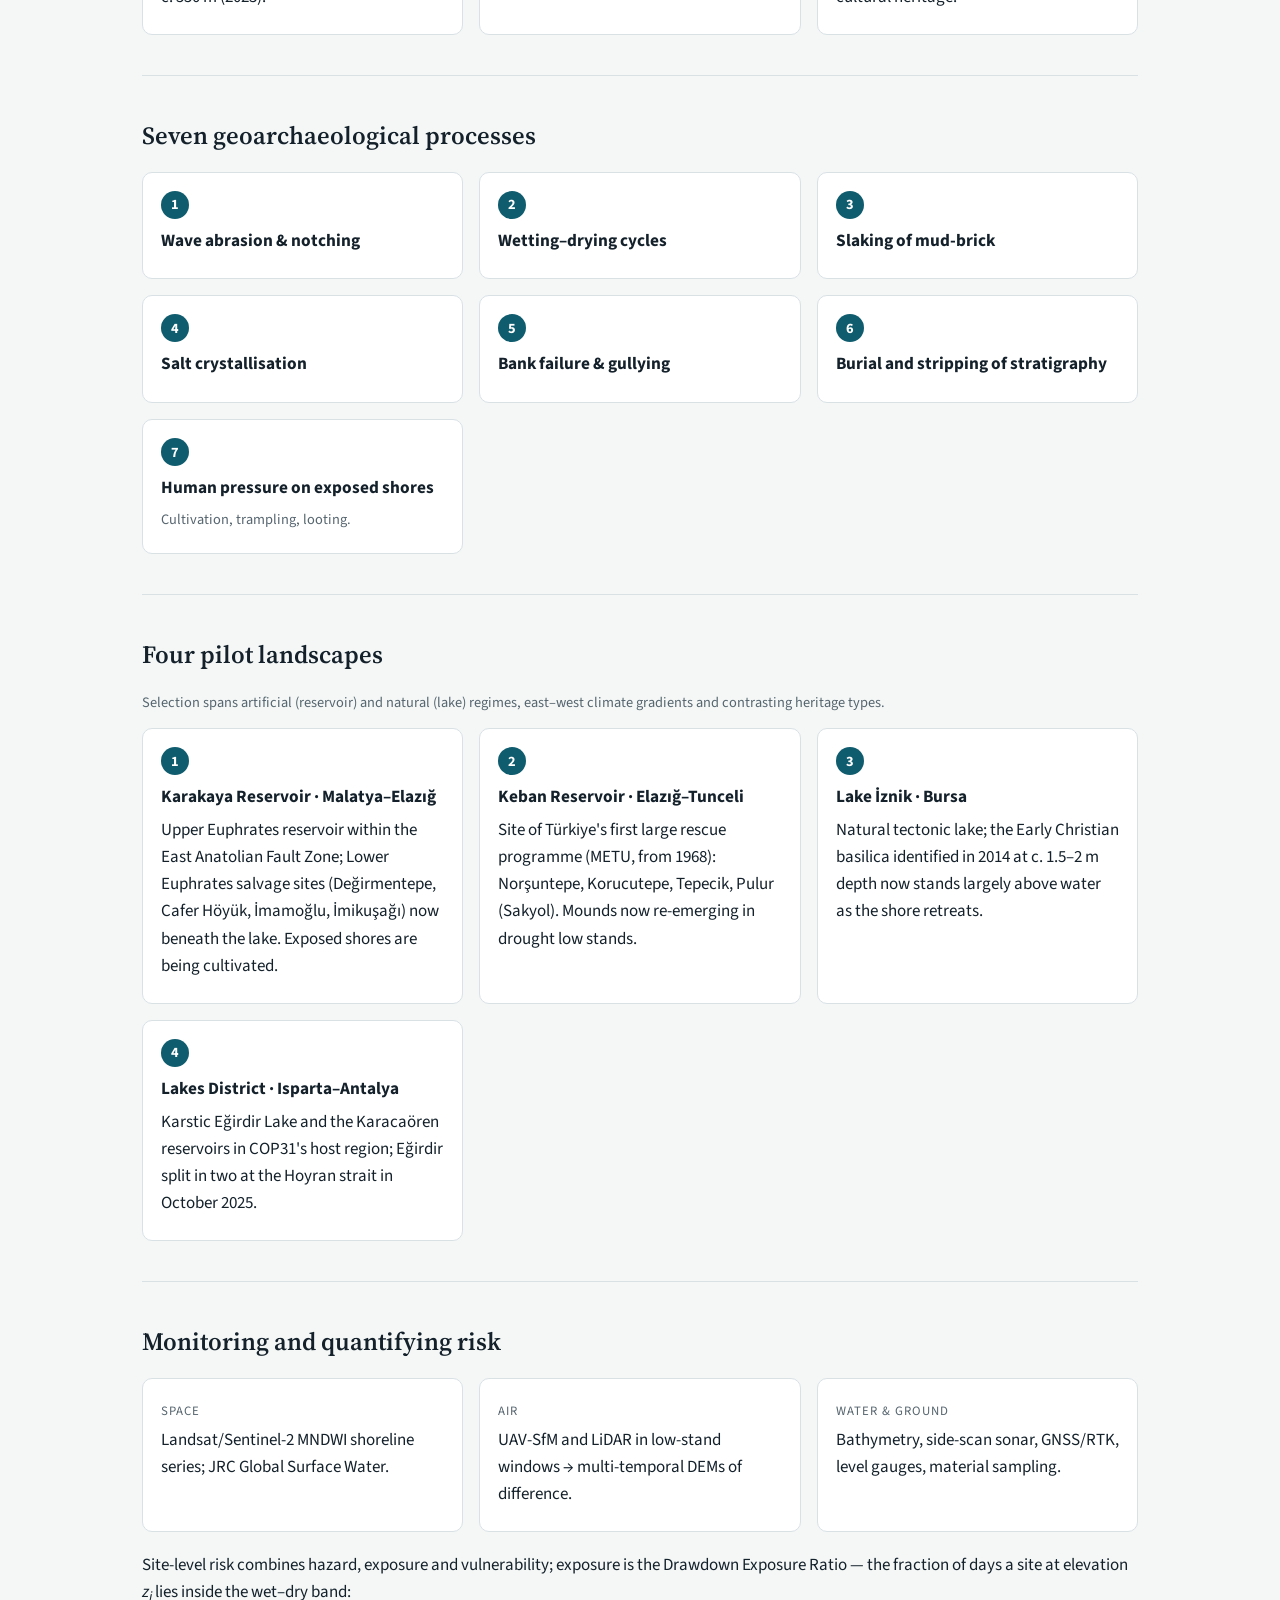
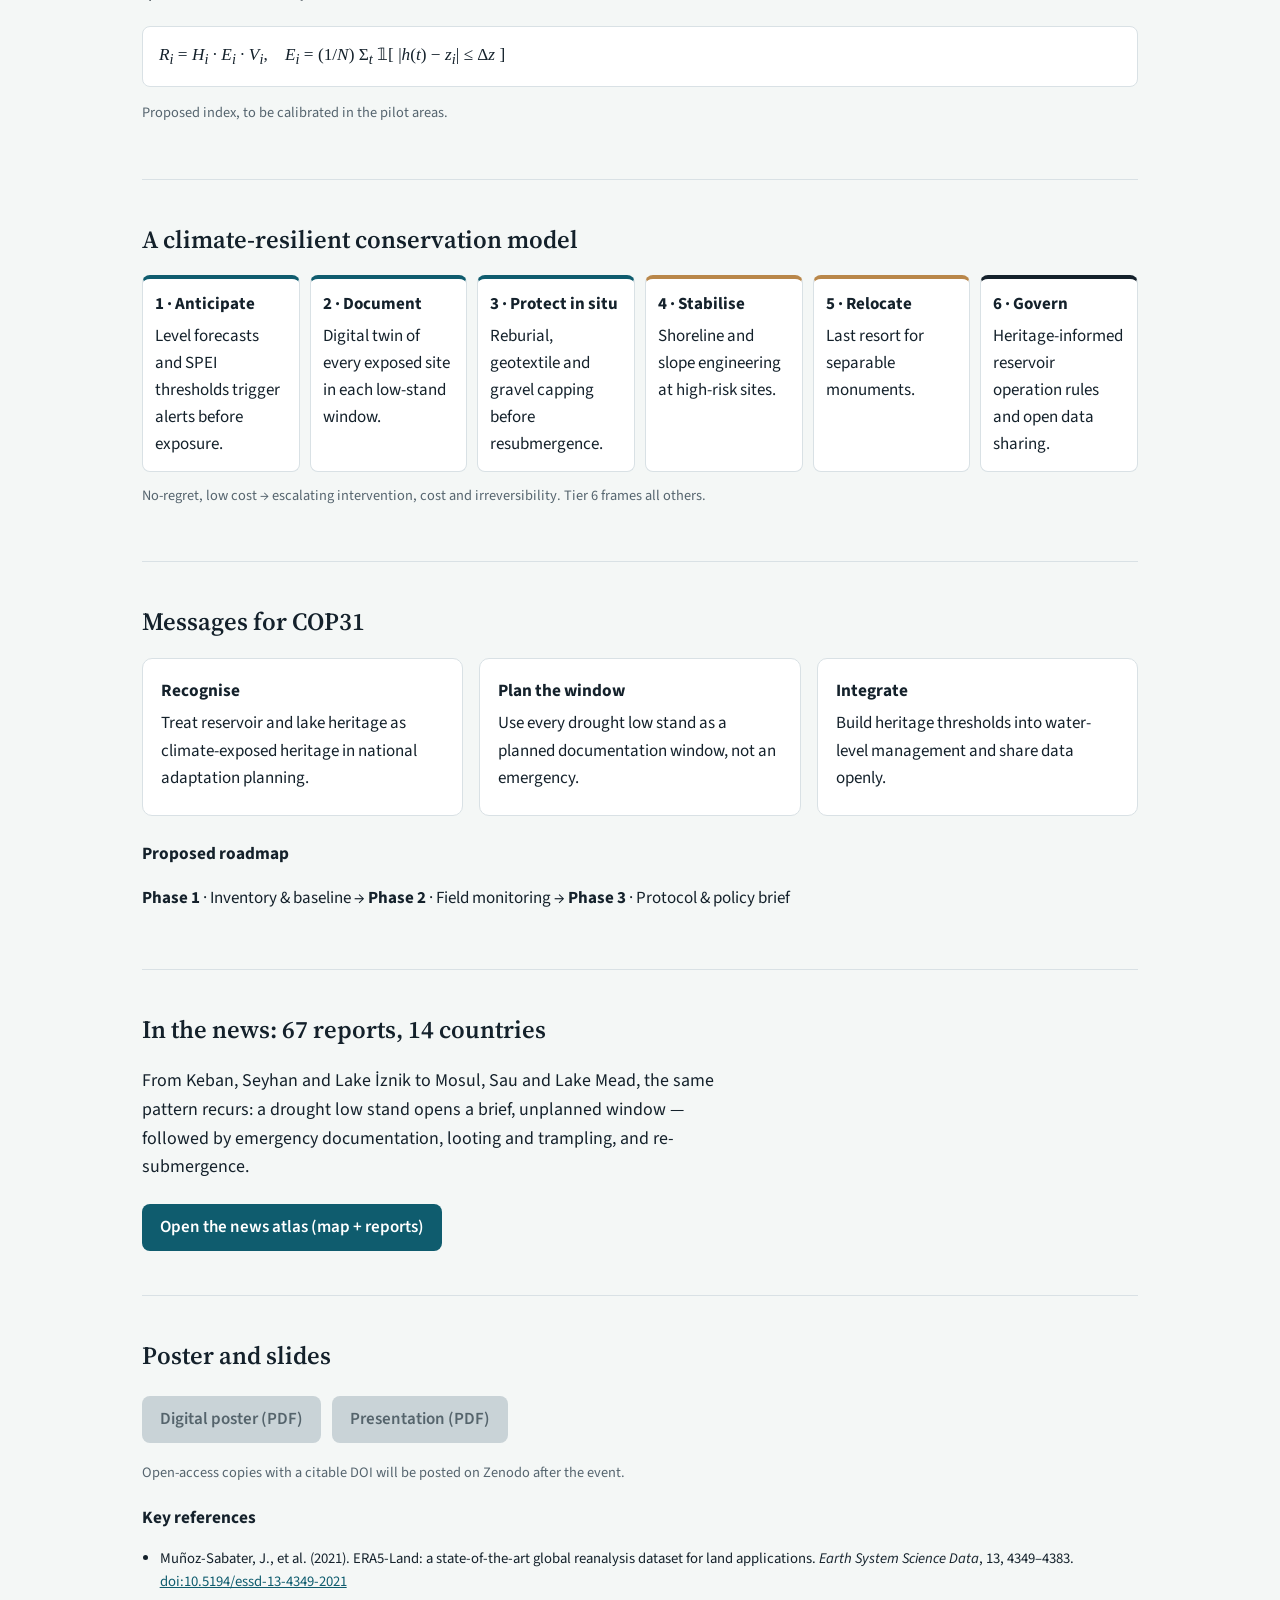
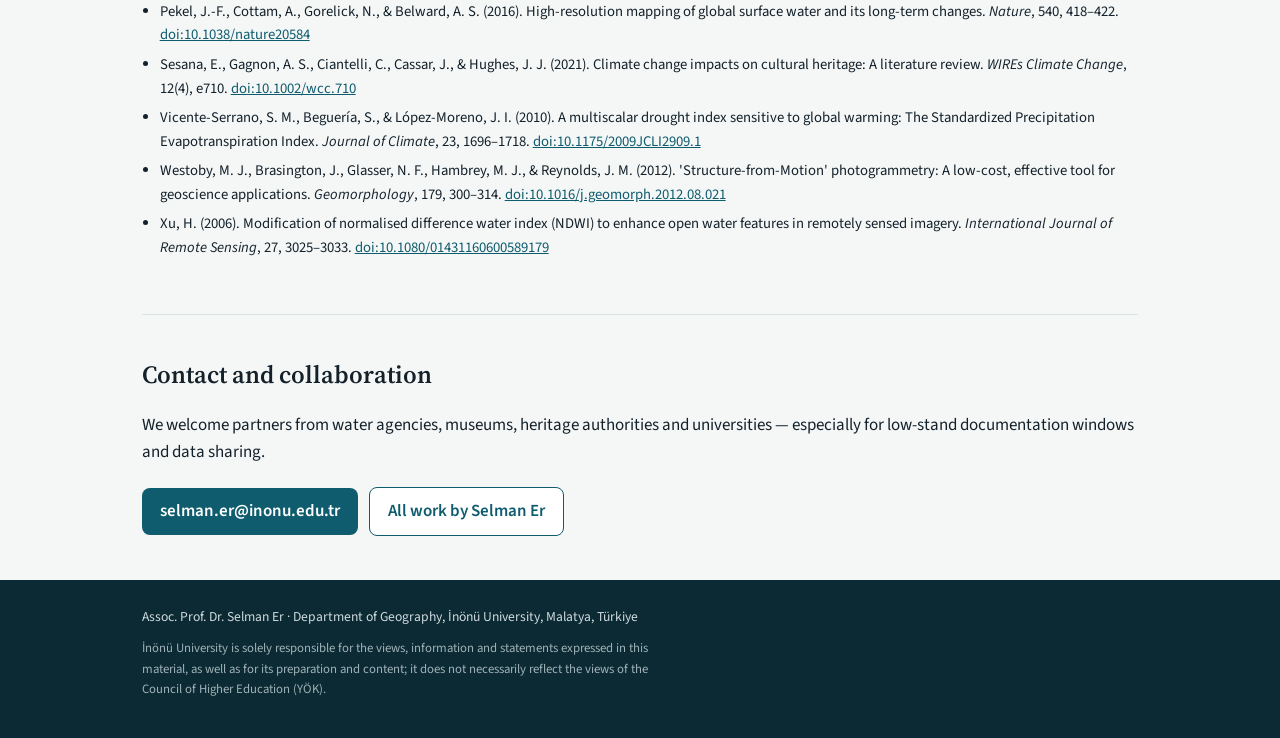
<file: cop31/index.html>
<!DOCTYPE html>
<html lang="en">
<head>
<meta charset="utf-8">
<meta name="viewport" content="width=device-width,initial-scale=1">
<title>Drawdown-Zone Heritage · COP31 · Selman Er</title>
<meta name="description" content="Geoarchaeological impacts of lake and reservoir level changes on cultural heritage in Türkiye, and a climate-resilient conservation model. COP31 Green Zone, Antalya, Stand 9.">
<meta property="og:title" content="Drawdown-Zone Heritage under a Changing Climate — COP31">
<meta property="og:description" content="Monitoring lake- and reservoir-shore heritage in Türkiye: Karakaya, Keban, Lake İznik, Lakes District.">
<meta property="og:type" content="website">
<meta property="og:url" content="https://erselman.github.io/cop31/">
<link rel="preconnect" href="https://fonts.googleapis.com">
<link href="https://fonts.googleapis.com/css2?family=Source+Sans+3:wght@400;600;700&family=Source+Serif+4:opsz,wght@8..60,600&display=swap" rel="stylesheet">
<link rel="stylesheet" href="../assets/style.css">
<link rel="stylesheet" href="../assets/site.css">
</head>
<body data-lang="en">
<header class="site" id="hdr"><div class="wrap">
  <a class="brand" href="../">← Selman Er</a>
  <nav>
    <a href="#problem"><span class="en">Problem</span><span class="tr">Sorun</span></a>
    <a href="#pilots"><span class="en">Pilots</span><span class="tr">Pilotlar</span></a>
    <a href="news/"><span class="en">In the news</span><span class="tr">Basında</span></a>
    <a href="#model"><span class="en">Model</span><span class="tr">Model</span></a>
    <a href="#contact"><span class="en">Contact</span><span class="tr">İletişim</span></a>
    <button class="lang" id="langBtn" type="button" aria-label="Switch language">TR</button>
  </nav>
</div></header>

<section class="hero2" id="top">
  <canvas id="scene" aria-hidden="true"></canvas>
  <div class="wrap">
    <div class="intro" style="max-width:600px">
      <p class="eyebrow"><span class="en">COP31 Green Zone · Antalya · 13 November 2026 · Stand 9</span><span class="tr">COP31 Yeşil Bölge · Antalya · 13 Kasım 2026 · Stand 9</span></p>
      <h1 style="font-size:clamp(2rem,4.6vw,3.3rem)"><span class="en">When the water falls, heritage surfaces</span><span class="tr">Su çekildiğinde miras yüzeye çıkar</span></h1>
      <p class="lede"><span class="en">Monitoring drawdown-zone heritage in Türkiye under a changing climate — geoarchaeological impacts of lake and reservoir level change and a climate-resilient conservation model.</span><span class="tr">Değişen iklimde Türkiye'nin göl ve baraj salınım kuşağındaki mirasın izlenmesi — seviye değişimlerinin jeoarkeolojik etkileri ve iklime dirençli bir koruma modeli.</span></p>
      <div class="chips" style="margin:-6px 0 22px"><span class="chip">Karakaya</span><span class="chip">Keban</span><span class="chip"><span class="en">Lake İznik</span><span class="tr">İznik Gölü</span></span><span class="chip"><span class="en">Lakes District</span><span class="tr">Göller Bölgesi</span></span></div>
      <div class="cta">
        <a class="btn2 primary" href="#problem"><span class="en">Explore the project</span><span class="tr">Projeyi keşfet</span> ↓</a>
        <a class="btn2 ghost" href="news/"><span class="en">News atlas (67 reports)</span><span class="tr">Haber atlası (67 haber)</span></a>
      </div>
      <p style="margin-top:22px;color:#cfe9ee;font-size:.95rem"><span class="en">Assoc. Prof. Dr. Selman Er · İnönü University</span><span class="tr">Doç. Dr. Selman Er · İnönü Üniversitesi</span></p>
    </div>
  </div>
  <div class="gauge" aria-live="off">
    <div class="lbl"><span class="en">Simulated reservoir level</span><span class="tr">Temsili baraj doluluğu</span></div>
    <div class="val" id="gVal">—</div>
    <div class="bar"><i id="gBar"></i></div>
    <div class="state" id="gState">—</div>
  </div>
  <div class="scrollhint">▾ <span class="en">scroll</span><span class="tr">kaydır</span></div>
</section>
<div class="ticker" aria-label="Latest reports"><div class="row" id="tickRow"></div></div>
<div class="wrap"><div class="stats2">
  <div class="stat2 rv"><b data-count="67">0</b><span class="en">news reports in the atlas</span><span class="tr">haber, atlasta</span></div>
  <div class="stat2 rv"><b data-count="14">0</b><span class="en">countries</span><span class="tr">ülke</span></div>
  <div class="stat2 rv"><b data-count="4">0</b><span class="en">pilot landscapes</span><span class="tr">pilot alan</span></div>
  <div class="stat2 rv"><b data-count="7">0</b><span class="en">drawdown-zone processes</span><span class="tr">salınım kuşağı süreci</span></div>
</div></div>

<main class="wrap">

<section id="problem">
  <h2 class="rv"><span class="en">The drawdown zone: a new climate frontline</span><span class="tr">Salınım kuşağı: iklimin yeni cephesi</span></h2>
  <p class="lead">
    <span class="en">Reservoirs and lakes no longer fluctuate within their design envelopes. Drought, higher evaporative demand and extreme precipitation widen both the amplitude and the frequency of water-level change. The band that is alternately submerged and exposed — <i>h</i><sub>min</sub> ≤ <i>z</i> ≤ <i>h</i><sub>max</sub> — has become the most aggressive weathering and taphonomic environment for drowned and shoreline heritage.</span>
    <span class="tr">Barajlar ve göller artık tasarım zarfları içinde salınmıyor. Kuraklık, artan buharlaşma talebi ve ekstrem yağışlar seviye değişiminin hem genliğini hem sıklığını büyütüyor. Dönüşümlü olarak su altında kalan ve açığa çıkan kuşak — <i>h</i><sub>min</sub> ≤ <i>z</i> ≤ <i>h</i><sub>max</sub> — batık ve kıyı mirası için en agresif ayrışma ve tafonomik ortama dönüştü.</span>
  </p>
  <p class="claim">
    <span class="en">Our claim: heritage-informed water-level management is a climate-adaptation measure.</span>
    <span class="tr">Savımız: mirası gözeten su seviyesi yönetimi bir iklim uyum önlemidir.</span>
  </p>
  <div class="grid g3">
    <div class="card rv"><p class="tag"><span class="en">Observed in Türkiye</span><span class="tr">Türkiye'de gözlenen</span>, 2021–2025</p>
      <p><span class="en">Keban: Pulur Sakyol and Yeniköy mounds re-emerged; a drowned railway station surfaced as the shore retreated c. 550 m (2023).</span><span class="tr">Keban: Pulur Sakyol ve Yeniköy höyükleri yeniden ortaya çıktı; kıyı yaklaşık 550 m çekilince batık bir tren istasyonu göründü (2023).</span></p></div>
    <div class="card rv"><p class="tag"><span class="en">Re-exposure and looting</span><span class="tr">Yeniden açığa çıkma ve yağma</span></p>
      <p><span class="en">Skepsis (Bayramiç), Augusta (Seyhan) and Altınapa Han (Konya) resurfaced — some immediately targeted by looters.</span><span class="tr">Skepsis (Bayramiç), Augusta (Seyhan) ve Altınapa Hanı (Konya) yeniden göründü; bazıları hemen kaçak kazı hedefi oldu.</span></p></div>
    <div class="card rv"><p class="tag"><span class="en">Three COP agendas</span><span class="tr">Üç COP gündemi</span></p>
      <p><span class="en">Fluctuation-zone heritage sits at the intersection of water security, adaptation, and loss &amp; damage to cultural heritage.</span><span class="tr">Salınım kuşağı mirası; su güvenliği, uyum ve kültürel mirasta kayıp &amp; zarar gündemlerinin kesişiminde yer alır.</span></p></div>
  </div>
</section>

<section id="processes">
  <h2 class="rv"><span class="en">Seven geoarchaeological processes</span><span class="tr">Yedi jeoarkeolojik süreç</span></h2>
  <div class="grid g3">
    <div class="card rv"><span class="num">1</span><h3><span class="en">Wave abrasion &amp; notching</span><span class="tr">Dalga aşındırması ve çentiklenme</span></h3></div>
    <div class="card rv"><span class="num">2</span><h3><span class="en">Wetting–drying cycles</span><span class="tr">Islanma–kuruma döngüleri</span></h3></div>
    <div class="card rv"><span class="num">3</span><h3><span class="en">Slaking of mud-brick</span><span class="tr">Kerpicin dağılması (slaking)</span></h3></div>
    <div class="card rv"><span class="num">4</span><h3><span class="en">Salt crystallisation</span><span class="tr">Tuz kristalleşmesi</span></h3></div>
    <div class="card rv"><span class="num">5</span><h3><span class="en">Bank failure &amp; gullying</span><span class="tr">Şev yenilmesi ve oyuntu</span></h3></div>
    <div class="card rv"><span class="num">6</span><h3><span class="en">Burial and stripping of stratigraphy</span><span class="tr">Stratigrafinin gömülmesi/sıyrılması</span></h3></div>
    <div class="card rv"><span class="num">7</span><h3><span class="en">Human pressure on exposed shores</span><span class="tr">Açığa çıkan kıyıda insan baskısı</span></h3><p class="small"><span class="en">Cultivation, trampling, looting.</span><span class="tr">Tarım, çiğneme, kaçak kazı.</span></p></div>
  </div>
</section>

<section id="pilots">
  <h2 class="rv"><span class="en">Four pilot landscapes</span><span class="tr">Dört pilot alan</span></h2>
  <p class="small"><span class="en">Selection spans artificial (reservoir) and natural (lake) regimes, east–west climate gradients and contrasting heritage types.</span><span class="tr">Seçim; yapay (baraj) ve doğal (göl) rejimleri, doğu–batı iklim gradyanını ve farklı miras türlerini kapsar.</span></p>
  <div class="grid g2">
    <div class="card rv"><span class="num">1</span><h3><span class="en">Karakaya Reservoir</span><span class="tr">Karakaya Barajı</span> · Malatya–Elazığ</h3>
      <p><span class="en">Upper Euphrates reservoir within the East Anatolian Fault Zone; Lower Euphrates salvage sites (Değirmentepe, Cafer Höyük, İmamoğlu, İmikuşağı) now beneath the lake. Exposed shores are being cultivated.</span><span class="tr">Doğu Anadolu Fay Zonu içinde Yukarı Fırat barajı; Aşağı Fırat kurtarma kazısı alanları (Değirmentepe, Cafer Höyük, İmamoğlu, İmikuşağı) göl altında. Açığa çıkan kıyılar tarıma açılıyor.</span></p></div>
    <div class="card rv"><span class="num">2</span><h3><span class="en">Keban Reservoir</span><span class="tr">Keban Barajı</span> · Elazığ–Tunceli</h3>
      <p><span class="en">Site of Türkiye's first large rescue programme (METU, from 1968): Norşuntepe, Korucutepe, Tepecik, Pulur (Sakyol). Mounds now re-emerging in drought low stands.</span><span class="tr">Türkiye'nin ilk büyük kurtarma programının alanı (ODTÜ, 1968'den itibaren): Norşuntepe, Korucutepe, Tepecik, Pulur (Sakyol). Höyükler kurak dönem düşük seviyelerinde yeniden ortaya çıkıyor.</span></p></div>
    <div class="card rv"><span class="num">3</span><h3><span class="en">Lake İznik</span><span class="tr">İznik Gölü</span> · Bursa</h3>
      <p><span class="en">Natural tectonic lake; the Early Christian basilica identified in 2014 at c. 1.5–2 m depth now stands largely above water as the shore retreats.</span><span class="tr">Doğal tektonik göl; 2014'te yaklaşık 1,5–2 m derinlikte tespit edilen Erken Hristiyan bazilikası, kıyı çekildikçe büyük ölçüde su üstünde kaldı.</span></p></div>
    <div class="card rv"><span class="num">4</span><h3><span class="en">Lakes District</span><span class="tr">Göller Bölgesi</span> · Isparta–Antalya</h3>
      <p><span class="en">Karstic Eğirdir Lake and the Karacaören reservoirs in COP31's host region; Eğirdir split in two at the Hoyran strait in October 2025.</span><span class="tr">COP31 ev sahibi bölgede karstik Eğirdir Gölü ve Karacaören barajları; Eğirdir Ekim 2025'te Hoyran boğazında ikiye bölündü.</span></p></div>
  </div>
</section>

<section id="toolkit">
  <h2 class="rv"><span class="en">Monitoring and quantifying risk</span><span class="tr">İzleme ve riskin nicelleştirilmesi</span></h2>
  <div class="grid g3">
    <div class="card rv"><p class="tag"><span class="en">Space</span><span class="tr">Uzay</span></p><p><span class="en">Landsat/Sentinel-2 MNDWI shoreline series; JRC Global Surface Water.</span><span class="tr">Landsat/Sentinel-2 MNDWI kıyı çizgisi serileri; JRC Global Surface Water.</span></p></div>
    <div class="card rv"><p class="tag"><span class="en">Air</span><span class="tr">Hava</span></p><p><span class="en">UAV-SfM and LiDAR in low-stand windows → multi-temporal DEMs of difference.</span><span class="tr">Düşük seviye pencerelerinde İHA-SfM ve LiDAR → çok zamanlı DEM farkları.</span></p></div>
    <div class="card rv"><p class="tag"><span class="en">Water &amp; ground</span><span class="tr">Su ve zemin</span></p><p><span class="en">Bathymetry, side-scan sonar, GNSS/RTK, level gauges, material sampling.</span><span class="tr">Batimetri, yan taramalı sonar, GNSS/RTK, seviye ölçerler, malzeme örneklemesi.</span></p></div>
  </div>
  <p style="margin-top:20px"><span class="en">Site-level risk combines hazard, exposure and vulnerability; exposure is the Drawdown Exposure Ratio — the fraction of days a site at elevation <i>z<sub>i</sub></i> lies inside the wet–dry band:</span><span class="tr">Alan ölçeğinde risk; tehlike, maruziyet ve hassasiyeti birleştirir. Maruziyet, Salınım Maruziyet Oranı'dır — <i>z<sub>i</sub></i> kotundaki bir alanın ıslak–kuru bant içinde kaldığı günlerin oranı:</span></p>
  <div class="eq"><i>R<sub>i</sub></i> = <i>H<sub>i</sub></i> · <i>E<sub>i</sub></i> · <i>V<sub>i</sub></i>, &nbsp;&nbsp; <i>E<sub>i</sub></i> = (1/<i>N</i>) Σ<sub><i>t</i></sub> 𝟙[ |<i>h</i>(<i>t</i>) − <i>z<sub>i</sub></i>| ≤ Δ<i>z</i> ]</div>
  <p class="small"><span class="en">Proposed index, to be calibrated in the pilot areas.</span><span class="tr">Önerilen indeks; pilot alanlarda kalibre edilecektir.</span></p>
</section>

<section id="model">
  <h2 class="rv"><span class="en">A climate-resilient conservation model</span><span class="tr">İklime dirençli koruma modeli</span></h2>
  <ol class="steps">
    <li><b>1 · <span class="en">Anticipate</span><span class="tr">Öngör</span></b><span class="en">Level forecasts and SPEI thresholds trigger alerts before exposure.</span><span class="tr">Seviye tahminleri ve SPEI eşikleri açığa çıkmadan önce uyarı üretir.</span></li>
    <li><b>2 · <span class="en">Document</span><span class="tr">Belgele</span></b><span class="en">Digital twin of every exposed site in each low-stand window.</span><span class="tr">Her düşük seviye penceresinde açığa çıkan alanın dijital ikizi.</span></li>
    <li><b>3 · <span class="en">Protect in situ</span><span class="tr">Yerinde koru</span></b><span class="en">Reburial, geotextile and gravel capping before resubmergence.</span><span class="tr">Yeniden su altında kalmadan önce örtme, jeotekstil ve çakıl kaplama.</span></li>
    <li><b>4 · <span class="en">Stabilise</span><span class="tr">Sağlamlaştır</span></b><span class="en">Shoreline and slope engineering at high-risk sites.</span><span class="tr">Yüksek riskli alanlarda kıyı ve şev mühendisliği.</span></li>
    <li><b>5 · <span class="en">Relocate</span><span class="tr">Taşı</span></b><span class="en">Last resort for separable monuments.</span><span class="tr">Ayrılabilir anıtlar için son çare.</span></li>
    <li><b>6 · <span class="en">Govern</span><span class="tr">Yönet</span></b><span class="en">Heritage-informed reservoir operation rules and open data sharing.</span><span class="tr">Mirası gözeten baraj işletme kuralları ve açık veri paylaşımı.</span></li>
  </ol>
  <p class="small" style="margin-top:12px"><span class="en">No-regret, low cost → escalating intervention, cost and irreversibility. Tier 6 frames all others.</span><span class="tr">Pişmanlık bırakmayan, düşük maliyetli → artan müdahale, maliyet ve geri döndürülemezlik. 6. kademe diğer tümünü çerçeveler.</span></p>
</section>

<section id="messages">
  <h2 class="rv"><span class="en">Messages for COP31</span><span class="tr">COP31 için mesajlar</span></h2>
  <div class="grid g3">
    <div class="card rv"><h3><span class="en">Recognise</span><span class="tr">Tanı</span></h3><p><span class="en">Treat reservoir and lake heritage as climate-exposed heritage in national adaptation planning.</span><span class="tr">Baraj ve göl mirasını ulusal uyum planlamasında iklime maruz miras olarak ele al.</span></p></div>
    <div class="card rv"><h3><span class="en">Plan the window</span><span class="tr">Pencereyi planla</span></h3><p><span class="en">Use every drought low stand as a planned documentation window, not an emergency.</span><span class="tr">Her kurak dönem düşük seviyesini acil durum değil, planlı bir belgeleme penceresi olarak kullan.</span></p></div>
    <div class="card rv"><h3><span class="en">Integrate</span><span class="tr">Bütünleştir</span></h3><p><span class="en">Build heritage thresholds into water-level management and share data openly.</span><span class="tr">Miras eşiklerini su seviyesi yönetimine dahil et, veriyi açık paylaş.</span></p></div>
  </div>
  <h3 style="margin-top:24px"><span class="en">Proposed roadmap</span><span class="tr">Önerilen yol haritası</span></h3>
  <p><b><span class="en">Phase 1</span><span class="tr">Evre 1</span></b> · <span class="en">Inventory &amp; baseline</span><span class="tr">Envanter ve temel durum</span> → <b><span class="en">Phase 2</span><span class="tr">Evre 2</span></b> · <span class="en">Field monitoring</span><span class="tr">Arazi izlemesi</span> → <b><span class="en">Phase 3</span><span class="tr">Evre 3</span></b> · <span class="en">Protocol &amp; policy brief</span><span class="tr">Protokol ve politika notu</span></p>
</section>

<section id="news">
  <h2 class="rv"><span class="en">In the news: 67 reports, 14 countries</span><span class="tr">Basında: 14 ülkeden 67 haber</span></h2>
  <p class="lead"><span class="en">From Keban, Seyhan and Lake İznik to Mosul, Sau and Lake Mead, the same pattern recurs: a drought low stand opens a brief, unplanned window — followed by emergency documentation, looting and trampling, and re-submergence.</span><span class="tr">Keban, Seyhan ve İznik Gölü'nden Musul, Sau ve Lake Mead'e aynı örüntü tekrarlanıyor: kuraklıkla düşen seviye kısa ve plansız bir pencere açıyor; ardından acil belgeleme, yağma ve çiğneme, yeniden su altında kalma geliyor.</span></p>
  <a class="btn" href="news/"><span class="en">Open the news atlas (map + reports)</span><span class="tr">Haber atlasını aç (harita + haberler)</span></a>
</section>

<section id="materials">
  <h2 class="rv"><span class="en">Poster and slides</span><span class="tr">Poster ve sunum</span></h2>
  <!-- After Zenodo upload: replace the two disabled buttons with real links (DOI) -->
  <a class="btn disabled" href="#" aria-disabled="true"><span class="en">Digital poster (PDF)</span><span class="tr">Dijital poster (PDF)</span></a>
  <a class="btn disabled" href="#" aria-disabled="true"><span class="en">Presentation (PDF)</span><span class="tr">Sunum (PDF)</span></a>
  <p class="small"><span class="en">Open-access copies with a citable DOI will be posted on Zenodo after the event.</span><span class="tr">Atıf yapılabilir DOI'li açık erişim kopyalar etkinlik sonrasında Zenodo'da yayımlanacaktır.</span></p>
  <h3 style="margin-top:20px"><span class="en">Key references</span><span class="tr">Temel kaynaklar</span></h3>
  <ul class="refs">
    <li>Muñoz-Sabater, J., et al. (2021). ERA5-Land: a state-of-the-art global reanalysis dataset for land applications. <i>Earth System Science Data</i>, 13, 4349–4383. <a href="https://doi.org/10.5194/essd-13-4349-2021">doi:10.5194/essd-13-4349-2021</a></li>
    <li>Pekel, J.-F., Cottam, A., Gorelick, N., &amp; Belward, A. S. (2016). High-resolution mapping of global surface water and its long-term changes. <i>Nature</i>, 540, 418–422. <a href="https://doi.org/10.1038/nature20584">doi:10.1038/nature20584</a></li>
    <li>Sesana, E., Gagnon, A. S., Ciantelli, C., Cassar, J., &amp; Hughes, J. J. (2021). Climate change impacts on cultural heritage: A literature review. <i>WIREs Climate Change</i>, 12(4), e710. <a href="https://doi.org/10.1002/wcc.710">doi:10.1002/wcc.710</a></li>
    <li>Vicente-Serrano, S. M., Beguería, S., &amp; López-Moreno, J. I. (2010). A multiscalar drought index sensitive to global warming: The Standardized Precipitation Evapotranspiration Index. <i>Journal of Climate</i>, 23, 1696–1718. <a href="https://doi.org/10.1175/2009JCLI2909.1">doi:10.1175/2009JCLI2909.1</a></li>
    <li>Westoby, M. J., Brasington, J., Glasser, N. F., Hambrey, M. J., &amp; Reynolds, J. M. (2012). 'Structure-from-Motion' photogrammetry: A low-cost, effective tool for geoscience applications. <i>Geomorphology</i>, 179, 300–314. <a href="https://doi.org/10.1016/j.geomorph.2012.08.021">doi:10.1016/j.geomorph.2012.08.021</a></li>
    <li>Xu, H. (2006). Modification of normalised difference water index (NDWI) to enhance open water features in remotely sensed imagery. <i>International Journal of Remote Sensing</i>, 27, 3025–3033. <a href="https://doi.org/10.1080/01431160600589179">doi:10.1080/01431160600589179</a></li>
  </ul>
</section>

<section id="contact">
  <h2 class="rv"><span class="en">Contact and collaboration</span><span class="tr">İletişim ve iş birliği</span></h2>
  <p><span class="en">We welcome partners from water agencies, museums, heritage authorities and universities — especially for low-stand documentation windows and data sharing.</span><span class="tr">Su idareleri, müzeler, miras kurumları ve üniversitelerden ortaklara açığız — özellikle düşük seviye belgeleme pencereleri ve veri paylaşımı için.</span></p>
  <a class="btn" href="mailto:selman.er@inonu.edu.tr?subject=COP31%20drawdown-zone%20heritage">selman.er@inonu.edu.tr</a>
  <a class="btn ghost" href="../"><span class="en">All work by Selman Er</span><span class="tr">Selman Er'in tüm çalışmaları</span></a>
</section>

</main>

<footer><div class="wrap">
  <span class="en">Assoc. Prof. Dr. Selman Er · Department of Geography, İnönü University, Malatya, Türkiye</span><span class="tr">Doç. Dr. Selman Er · İnönü Üniversitesi Coğrafya Bölümü, Malatya</span>
  <p class="disclaimer tr">Bu içerikte yer alan görüş, bilgi ve ifadelerden, içeriğin hazırlanmasından ve içeriğinden yalnızca İnönü Üniversitesi sorumlu olup, içerik Yükseköğretim Kurulu’nun (YÖK) görüşlerini yansıtmaz ve Kurula herhangi bir sorumluluk yüklemez.</p>
  <p class="disclaimer en">İnönü University is solely responsible for the views, information and statements expressed in this material, as well as for its preparation and content; it does not necessarily reflect the views of the Council of Higher Education (YÖK).</p>
</div></footer>

<script>
(function(){
  var b=document.body, btn=document.getElementById('langBtn');
  function set(l){b.setAttribute('data-lang',l);document.documentElement.lang=l;btn.textContent=l==='en'?'TR':'EN';}
  var q=new URLSearchParams(location.search).get('lang');
  var nav=(navigator.language||'').toLowerCase().indexOf('tr')===0?'tr':'en';
  set(q==='tr'||q==='en'?q:nav);
  btn.addEventListener('click',function(){set(b.getAttribute('data-lang')==='en'?'tr':'en');});
})();
</script>
<script src="news/news-data.js"></script>
<script src="../assets/reservoir.js"></script>
<script>
(function(){
  var hdr=document.getElementById('hdr');addEventListener('scroll',function(){hdr.classList.toggle('solid',scrollY>40);},{passive:true});
  function buildTicker(){var lang=document.body.getAttribute('data-lang');
    var N=(window.NEWS||[]).map(function(x,i){x._i=i;return x;}).slice().sort(function(a,c){return (c.d||String(c.y||0)).localeCompare(a.d||String(a.y||0));}).slice(0,24);
    var h=N.map(function(x){return '<a href="news/#n'+x._i+'"><b>'+(x.y||'')+'</b>'+(lang==='tr'?x.tt:x.te)+'</a>';}).join('');
    document.getElementById('tickRow').innerHTML=h+h;}
  buildTicker();document.getElementById('langBtn').addEventListener('click',function(){setTimeout(buildTicker,0);});
  var io=new IntersectionObserver(function(es){es.forEach(function(e){if(e.isIntersecting){e.target.classList.add('in');
    var c=e.target.querySelector('[data-count]');if(c&&!c.done){c.done=1;var n=+c.dataset.count,s=performance.now();(function f(t){var k=Math.min(1,(t-s)/1400);c.textContent=Math.round(n*(1-Math.pow(1-k,3)));if(k<1)requestAnimationFrame(f);})(s);}
    io.unobserve(e.target);}});},{threshold:.12});
  document.querySelectorAll('.rv').forEach(function(el){io.observe(el);});
})();
</script>
</body>
</html>
</file>
<file: assets/style.css>
:root{
  --ink:#14212b; --muted:#56656f; --line:#d9e1e5; --bg:#f7f9f8; --card:#ffffff;
  --water:#0f5c6e; --water-2:#2a8a9b; --silt:#b9874a; --alert:#b4432f;
  --maxw:1040px;
}
*{box-sizing:border-box}
html{scroll-behavior:smooth}
body{margin:0;font-family:"Source Sans 3","Segoe UI",system-ui,-apple-system,sans-serif;color:var(--ink);background:var(--bg);line-height:1.6;font-size:17px}
a{color:var(--water)}
a:hover{color:var(--water-2)}
.wrap{max-width:var(--maxw);margin:0 auto;padding:0 22px}
header.site{border-bottom:1px solid var(--line);background:var(--card)}
header.site .wrap{display:flex;align-items:center;justify-content:space-between;gap:16px;min-height:60px;flex-wrap:wrap}
header.site .brand{font-weight:700;text-decoration:none;color:var(--ink);letter-spacing:.01em}
header.site nav a{margin-left:18px;text-decoration:none;color:var(--muted);font-size:.95rem}
header.site nav a:hover{color:var(--water)}
.lang{border:1px solid var(--line);background:#fff;border-radius:999px;padding:4px 12px;font:inherit;font-size:.85rem;cursor:pointer;color:var(--ink)}
.hero{background:linear-gradient(160deg,#0c3f4c 0%,#0f5c6e 55%,#2a8a9b 100%);color:#fff;padding:56px 0 48px;position:relative;overflow:hidden}
.hero::after{content:"";position:absolute;left:0;right:0;bottom:0;height:46px;
  background:repeating-linear-gradient(180deg,rgba(255,255,255,.08) 0 6px,rgba(185,135,74,.18) 6px 12px)}
.hero .kicker{text-transform:uppercase;letter-spacing:.14em;font-size:.78rem;opacity:.85;margin:0 0 10px}
.hero h1{font-family:"Source Serif 4",Georgia,serif;font-weight:600;font-size:clamp(1.7rem,4.2vw,2.7rem);line-height:1.2;margin:0 0 12px;max-width:22ch}
.hero .sub{font-size:1.05rem;opacity:.92;max-width:62ch;margin:0 0 18px}
.hero .meta{font-size:.95rem;opacity:.9}
.chips{display:flex;flex-wrap:wrap;gap:8px;margin-top:18px}
.chip{background:rgba(255,255,255,.14);border:1px solid rgba(255,255,255,.3);border-radius:999px;padding:3px 12px;font-size:.85rem}
main section{padding:40px 0;border-bottom:1px solid var(--line)}
main section:last-child{border-bottom:0}
h2{font-family:"Source Serif 4",Georgia,serif;font-weight:600;font-size:1.55rem;margin:0 0 16px}
h3{font-size:1.08rem;margin:0 0 6px}
.lead{font-size:1.12rem;max-width:68ch}
.claim{border-left:4px solid var(--silt);background:#fff;padding:12px 16px;margin:18px 0;max-width:68ch;font-weight:600}
.grid{display:grid;gap:16px}
.g2{grid-template-columns:repeat(auto-fit,minmax(280px,1fr))}
.g3{grid-template-columns:repeat(auto-fit,minmax(240px,1fr))}
.card{background:var(--card);border:1px solid var(--line);border-radius:10px;padding:18px}
.card p{margin:.3em 0}
.card .num{display:inline-flex;width:28px;height:28px;border-radius:50%;background:var(--water);color:#fff;align-items:center;justify-content:center;font-weight:700;font-size:.9rem;margin-bottom:8px}
.card .tag{font-size:.8rem;color:var(--muted);text-transform:uppercase;letter-spacing:.08em}
.small{font-size:.9rem;color:var(--muted)}
ol.steps{list-style:none;padding:0;margin:0;display:grid;gap:10px;grid-template-columns:repeat(auto-fit,minmax(150px,1fr))}
ol.steps li{background:#fff;border:1px solid var(--line);border-top:4px solid var(--water);border-radius:8px;padding:12px}
ol.steps li:nth-child(4),ol.steps li:nth-child(5){border-top-color:var(--silt)}
ol.steps li:nth-child(6){border-top-color:var(--ink)}
ol.steps b{display:block;margin-bottom:4px}
.eq{background:#fff;border:1px solid var(--line);border-radius:8px;padding:14px 16px;overflow-x:auto;font-family:"Cambria Math","STIX Two Math",Georgia,serif;font-size:1.08rem}
.btn{display:inline-block;background:var(--water);color:#fff;text-decoration:none;padding:10px 18px;border-radius:8px;font-weight:600;margin:4px 8px 4px 0}
.btn:hover{background:var(--water-2);color:#fff}
.btn.ghost{background:#fff;color:var(--water);border:1px solid var(--water)}
.btn.disabled{background:#c9d3d7;color:#55646c;pointer-events:none}
.refs{font-size:.92rem;padding-left:1.2em}
.refs li{margin-bottom:6px}
.profile{display:grid;grid-template-columns:1fr;gap:10px}
footer{background:#0c2a33;color:#cfdade;padding:26px 0;font-size:.85rem}
footer a{color:#e6eef0}
.disclaimer{font-size:.8rem;color:#9fb1b7;margin-top:10px;max-width:90ch}
[data-lang="tr"] .en{display:none} [data-lang="en"] .tr{display:none}
@media (max-width:600px){body{font-size:16px} header.site nav a{margin-left:12px} .hero{padding:40px 0 56px}}
</file>
<file: assets/site.css>
:root{--deep:#07222b;--teal:#0f5c6e;--aqua:#3fb6c6;--sand:#d7a65f}
body{background:#f4f7f6}
/* header over hero */
header.site{position:fixed;top:0;left:0;right:0;z-index:20;background:transparent;border:0;transition:background .3s,box-shadow .3s}
header.site.solid{background:rgba(7,34,43,.92);backdrop-filter:blur(8px);box-shadow:0 2px 20px rgba(0,0,0,.2)}
header.site .brand,header.site nav a{color:#e9f4f6}
header.site nav a:hover{color:var(--aqua)}
header.site .lang{background:transparent;color:#fff;border-color:rgba(255,255,255,.4)}
/* HERO */
.hero2{position:relative;min-height:100vh;min-height:100svh;background:var(--deep);color:#fff;overflow:hidden;display:flex;align-items:center}
#scene{position:absolute;inset:0;width:100%;height:100%;display:block}
.hero2::after{content:"";position:absolute;inset:0;background:linear-gradient(90deg,rgba(7,34,43,.88) 0%,rgba(7,34,43,.55) 38%,rgba(7,34,43,0) 62%);pointer-events:none}
.hero2 .wrap{position:relative;z-index:2;width:100%;padding-top:90px;padding-bottom:90px}
.intro{max-width:560px}
.portrait{position:relative;width:148px;height:148px;margin-bottom:22px}
.portrait::before{content:"";position:absolute;inset:-6px;border-radius:50%;background:conic-gradient(from 0deg,var(--aqua),var(--sand),var(--aqua),transparent 70%,var(--aqua));animation:spin 6s linear infinite}
.portrait::after{content:"";position:absolute;inset:-2px;border-radius:50%;background:var(--deep)}
.portrait img{position:relative;z-index:1;width:100%;height:100%;object-fit:cover;object-position:50% 40%;border-radius:50%;border:3px solid rgba(255,255,255,.9)}
.portrait .pulse{position:absolute;inset:-6px;border-radius:50%;border:2px solid var(--aqua);animation:pulse 3s ease-out infinite;z-index:0}
@keyframes spin{to{transform:rotate(360deg)}}
@keyframes pulse{0%{transform:scale(1);opacity:.7}100%{transform:scale(1.35);opacity:0}}
.eyebrow{text-transform:uppercase;letter-spacing:.18em;font-size:.78rem;color:var(--aqua);font-weight:700;margin:0 0 10px}
.hero2 h1{font-family:"Source Serif 4",Georgia,serif;font-weight:700;font-size:clamp(2.2rem,5.4vw,3.6rem);line-height:1.05;margin:0 0 12px}
.rot{display:block;font-size:clamp(1.15rem,2.4vw,1.55rem);font-weight:600;color:#cfe9ee;min-height:1.6em;margin-bottom:18px}
.rot b{color:var(--sand);font-weight:700;border-right:2px solid var(--sand);padding-right:3px;animation:caret 1s steps(1) infinite}
@keyframes caret{50%{border-color:transparent}}
.hero2 .lede{font-size:1.06rem;color:#d6e8ec;max-width:52ch;margin:0 0 24px}
.cta{display:flex;flex-wrap:wrap;gap:10px}
.btn2{display:inline-flex;align-items:center;gap:8px;padding:12px 20px;border-radius:999px;font-weight:700;text-decoration:none;transition:transform .2s,box-shadow .2s,background .2s}
.btn2.primary{background:var(--sand);color:#1d1407;box-shadow:0 6px 24px rgba(215,166,95,.35)}
.btn2.ghost{border:1.5px solid rgba(255,255,255,.55);color:#fff}
.btn2:hover{transform:translateY(-2px)}
.btn2.ghost:hover{background:rgba(255,255,255,.1);color:#fff}
.btn2.primary:hover{color:#1d1407;box-shadow:0 10px 30px rgba(215,166,95,.5)}
/* gauge */
.gauge{position:absolute;z-index:3;right:22px;top:84px;background:rgba(7,34,43,.72);backdrop-filter:blur(6px);border:1px solid rgba(255,255,255,.18);border-radius:14px;padding:12px 16px;min-width:210px;font-size:.85rem}
.gauge .lbl{opacity:.8;text-transform:uppercase;letter-spacing:.1em;font-size:.7rem}
.gauge .val{font-family:"Source Serif 4",Georgia,serif;font-size:1.9rem;line-height:1.1;font-weight:700}
.gauge .bar{height:6px;background:rgba(255,255,255,.15);border-radius:4px;overflow:hidden;margin:6px 0}
.gauge .bar i{display:block;height:100%;background:linear-gradient(90deg,var(--aqua),#7fd8e3);width:50%}
.gauge .state{font-weight:700}
.gauge .state.warn{color:var(--sand)}
.scrollhint{position:absolute;z-index:3;left:50%;bottom:18px;transform:translateX(-50%);color:#cfe9ee;font-size:.75rem;letter-spacing:.15em;text-transform:uppercase;opacity:.8;animation:bob 2s ease-in-out infinite}
@keyframes bob{50%{transform:translate(-50%,6px)}}
/* ticker */
.ticker{background:var(--teal);color:#fff;overflow:hidden;white-space:nowrap;border-top:1px solid rgba(255,255,255,.15)}
.ticker .row{display:inline-flex;gap:46px;padding:12px 0;animation:tick 140s linear infinite}
.ticker:hover .row{animation-play-state:paused}
.ticker a{color:#fff;text-decoration:none;font-size:.92rem}
.ticker a b{color:var(--sand);margin-right:8px;font-weight:700}
@keyframes tick{to{transform:translateX(-50%)}}
/* stats */
.stats2{display:grid;grid-template-columns:repeat(4,1fr);gap:16px;margin-top:34px;position:relative;z-index:4}
.stat2{background:#fff;border-radius:16px;padding:22px 20px;box-shadow:0 10px 30px rgba(7,34,43,.1);border:1px solid #e3ecee}
.stat2 b{display:block;font-family:"Source Serif 4",Georgia,serif;font-size:2.5rem;line-height:1;color:var(--teal)}
.stat2 span{font-size:.9rem;color:var(--muted)}
/* sections */
.sec{padding:80px 0}
.sec h2{font-size:clamp(1.6rem,3.2vw,2.3rem);margin-bottom:8px}
.sec .kick{color:var(--teal);font-weight:700;text-transform:uppercase;letter-spacing:.14em;font-size:.78rem;margin:0 0 6px}
.sec .sub2{color:var(--muted);max-width:62ch;margin:0 0 32px;font-size:1.05rem}
.cards3{display:grid;grid-template-columns:repeat(3,1fr);gap:18px}
.xcard{position:relative;background:#fff;border:1px solid #e3ecee;border-radius:18px;padding:24px;overflow:hidden;transition:transform .3s,box-shadow .3s}
.xcard:hover{transform:translateY(-6px);box-shadow:0 18px 40px rgba(7,34,43,.12)}
.xcard::after{content:"";position:absolute;left:0;right:0;bottom:0;height:0;background:linear-gradient(180deg,rgba(63,182,198,0),rgba(63,182,198,.12));transition:height .5s}
.xcard:hover::after{height:100%}
.xcard .ic{width:52px;height:52px;border-radius:14px;background:#e6f4f6;display:grid;place-items:center;margin-bottom:14px}
.xcard .ic svg{width:28px;height:28px;stroke:var(--teal);fill:none;stroke-width:1.8;stroke-linecap:round;stroke-linejoin:round}
.xcard h3{font-size:1.12rem;margin:0 0 6px}
.xcard p{margin:0;color:#3d4c55;font-size:.96rem}
/* projects */
.proj{display:grid;grid-template-columns:1.2fr 1fr;gap:18px}
.pcard{position:relative;border-radius:20px;overflow:hidden;min-height:300px;color:#fff;text-decoration:none;display:flex;flex-direction:column;justify-content:flex-end;padding:26px;transition:transform .3s}
.pcard:hover{transform:scale(1.015);color:#fff}
.pcard.a{background:linear-gradient(160deg,#0b3a47,#0f5c6e 60%,#2a8a9b)}
.pcard.b{background:linear-gradient(160deg,#3a2a12,#8a5f2a 60%,#d7a65f)}
.pcard .waves{position:absolute;left:-10%;right:-10%;bottom:0;height:120px;opacity:.35}
.pcard .waves path{animation:drift 9s ease-in-out infinite alternate}
@keyframes drift{to{transform:translateX(-60px)}}
.pcard .tag2{font-size:.75rem;letter-spacing:.14em;text-transform:uppercase;opacity:.85;position:relative}
.pcard h3{font-family:"Source Serif 4",Georgia,serif;font-size:1.6rem;margin:6px 0;position:relative}
.pcard p{position:relative;margin:0 0 10px;opacity:.92}
.pcard .go{position:relative;font-weight:700}
/* collab band */
.band{background:linear-gradient(120deg,var(--deep),#0f5c6e);color:#fff;border-radius:24px;padding:44px;display:grid;grid-template-columns:1.3fr 1fr;gap:30px;align-items:center;position:relative;overflow:hidden}
.band h2{color:#fff}
.band ul{list-style:none;margin:0;padding:0;display:grid;gap:10px}
.band li{display:flex;gap:10px;align-items:flex-start;color:#d6e8ec}
.band li::before{content:"";flex:0 0 10px;height:10px;border-radius:50%;background:var(--sand);margin-top:8px}
.band .bubble{position:absolute;border-radius:50%;background:rgba(127,216,227,.12);animation:rise 12s linear infinite}
@keyframes rise{from{transform:translateY(120%)}to{transform:translateY(-140%)}}
.aff{display:flex;flex-wrap:wrap;gap:12px;margin-top:26px}
.aff > span{background:#fff;border:1px solid #e3ecee;border-radius:999px;padding:8px 16px;font-size:.9rem;color:#3d4c55}
/* reveal */
.rv{opacity:0;transform:translateY(26px);transition:opacity .8s ease,transform .8s ease}
.rv.in{opacity:1;transform:none}
footer a{color:#e6eef0}
@media (max-width:900px){
  .cards3{grid-template-columns:1fr 1fr}.proj,.band{grid-template-columns:1fr}
  .stats2{grid-template-columns:1fr 1fr}
  .hero2::after{background:linear-gradient(180deg,rgba(7,34,43,.85) 0%,rgba(7,34,43,.55) 55%,rgba(7,34,43,.2) 100%)}
}
@media (max-width:600px){
  .cards3{grid-template-columns:1fr}.gauge{left:16px;right:16px;top:auto;bottom:16px;min-width:0}.scrollhint{display:none}
  header.site nav a.hide-s{display:none}.band{padding:28px}.portrait{width:120px;height:120px}
  .hero2 .wrap{padding-bottom:150px}
}
@media (prefers-reduced-motion:reduce){*{animation:none!important;transition:none!important}.rv{opacity:1;transform:none}}

/* ===== CV homepage ===== */
.hero-cv{position:relative;min-height:100vh;min-height:100svh;background:radial-gradient(1200px 600px at 75% 20%,#123f4a 0%,#07222b 60%);color:#fff;overflow:hidden;display:flex;align-items:center}
.hero-cv #strata{position:absolute;inset:0;width:100%;height:100%}
.hero-cv .wrap{position:relative;z-index:2;width:100%;padding-top:96px;padding-bottom:70px}
.hero-grid{display:grid;grid-template-columns:1.25fr .85fr;gap:48px;align-items:center}
.hero-cv h1{font-family:"Source Serif 4",Georgia,serif;font-weight:700;font-size:clamp(2.6rem,6vw,4.4rem);line-height:1;margin:0 0 12px}
.hero-cv .lede{font-size:1.08rem;color:#d6e8ec;max-width:54ch;margin:0 0 26px}
.ph{position:relative;justify-self:center;width:min(360px,80vw)}
.ph .frame{position:relative;border-radius:22px;overflow:hidden;box-shadow:0 30px 60px rgba(0,0,0,.45);transform:rotate(-1.5deg);transition:transform .6s}
.ph:hover .frame{transform:rotate(0) scale(1.02)}
.ph img{display:block;width:100%;height:auto;filter:grayscale(1) contrast(1.05)}
.ph::before{content:"";position:absolute;inset:-14px -14px 14px 14px;border:2px solid var(--sand);border-radius:24px;transform:rotate(2deg);animation:float 7s ease-in-out infinite}
@keyframes float{50%{transform:rotate(2deg) translate(-6px,6px)}}
.ph .tagc{position:absolute;left:-24px;bottom:28px;background:#fff;color:var(--ink);border-radius:14px;padding:10px 14px;box-shadow:0 10px 30px rgba(0,0,0,.3);font-size:.85rem;animation:bob2 4s ease-in-out infinite}
.ph .tagc b{display:block;font-size:1.05rem;color:var(--teal)}
.ph .tagc2{left:auto;right:-20px;bottom:auto;top:30px;animation-delay:-2s}
@keyframes bob2{50%{transform:translateY(-8px)}}
.cop-pill{display:inline-flex;align-items:center;gap:10px;margin-bottom:22px;background:rgba(255,255,255,.08);border:1px solid rgba(255,255,255,.25);border-radius:999px;padding:6px 14px 6px 6px;color:#fff;text-decoration:none;font-size:.9rem;transition:background .2s}
.cop-pill:hover{background:rgba(255,255,255,.16);color:#fff}
.cop-pill .nw{background:var(--sand);color:#1d1407;border-radius:999px;padding:3px 10px;font-weight:800;font-size:.75rem;letter-spacing:.06em;position:relative}
.cop-pill .nw::after{content:"";position:absolute;inset:-3px;border-radius:999px;border:2px solid var(--sand);animation:pulse 2.4s ease-out infinite}
.about{display:grid;grid-template-columns:.8fr 1.2fr;gap:44px;align-items:center}
.aphoto{position:relative}
.aphoto img{width:100%;border-radius:20px;display:block;filter:grayscale(1)}
.aphoto .badge{position:absolute;right:-16px;bottom:24px;background:var(--teal);color:#fff;border-radius:16px;padding:14px 18px;box-shadow:0 12px 30px rgba(7,34,43,.3);max-width:170px;font-size:.85rem}
.aphoto .badge b{display:block;font-family:"Source Serif 4",Georgia,serif;font-size:2rem;line-height:1}
.chips2{display:flex;flex-wrap:wrap;gap:8px}
.chips2>span{background:#e6f4f6;color:var(--teal);border-radius:999px;padding:6px 14px;font-size:.88rem;font-weight:600}
.tl{position:relative;margin-top:30px;padding-left:28px}
.tl::before{content:"";position:absolute;left:8px;top:6px;bottom:6px;width:3px;border-radius:3px;background:linear-gradient(var(--aqua),var(--teal),var(--sand))}
.tli{position:relative;background:#fff;border:1px solid #e3ecee;border-radius:14px;padding:14px 18px;margin-bottom:14px;transition:transform .3s,box-shadow .3s}
.tli:hover{transform:translateX(6px);box-shadow:0 10px 26px rgba(7,34,43,.08)}
.tli::before{content:"";position:absolute;left:-26px;top:20px;width:13px;height:13px;border-radius:50%;background:#fff;border:3px solid var(--teal)}
.tli.ind::before{border-color:var(--sand)}
.tli.hl{background:linear-gradient(120deg,#0f5c6e,#2a8a9b);color:#fff;border:0}
.tli.hl::before{background:var(--sand);border-color:var(--sand)}
.tli b{color:var(--teal);font-size:.85rem;letter-spacing:.08em}
.tli.hl b{color:var(--sand)}
.tli h4{margin:2px 0 4px;font-size:1.05rem}
.tli p{margin:0;font-size:.93rem;color:#4a5a63}
.tli.hl p{color:#e0f1f4}
@media(min-width:900px){.tl{padding-left:0}.tl::before{left:50%;margin-left:-1.5px}.tli{width:calc(50% - 30px)}.tli:nth-child(odd){margin-right:auto}.tli:nth-child(even){margin-left:auto}
 .tli:nth-child(odd)::before{left:auto;right:-41px}.tli:nth-child(even)::before{left:-40px}}
.awards{background:linear-gradient(120deg,#3a2a12,#6e4a1f 55%,#b07d3c);border-radius:24px;padding:40px;display:grid;grid-template-columns:auto 1fr;gap:30px;align-items:center;color:#fff}
.trophy{width:96px;height:96px;border-radius:50%;background:rgba(255,255,255,.12);display:grid;place-items:center;animation:bob2 5s ease-in-out infinite}
.trophy svg{width:52px;height:52px;stroke:#f3d9ae;fill:none;stroke-width:1.6;stroke-linecap:round;stroke-linejoin:round}
.aw3{display:grid;grid-template-columns:repeat(3,1fr);gap:12px;margin-top:14px}
.aw3>div{background:rgba(255,255,255,.12);border-radius:14px;padding:12px 14px}
.aw3 b{display:block;font-family:"Source Serif 4",Georgia,serif;font-size:1.6rem;color:#f3d9ae}
.seg2{display:inline-flex;flex-wrap:wrap;border:1px solid #d9e3e6;border-radius:999px;background:#fff;overflow:hidden;margin:6px 0 18px}
.seg2 button{border:0;background:transparent;padding:9px 16px;font:inherit;font-size:.9rem;cursor:pointer;color:var(--ink)}
.seg2 button.on{background:var(--teal);color:#fff}
.pubs{display:grid;gap:12px}
.pub{display:grid;grid-template-columns:70px 1fr auto;gap:16px;align-items:center;background:#fff;border:1px solid #e3ecee;border-radius:14px;padding:14px 18px;transition:transform .25s,box-shadow .25s;animation:fadeup .5s ease both}
.pub:hover{transform:translateY(-3px);box-shadow:0 10px 24px rgba(7,34,43,.08)}
@keyframes fadeup{from{opacity:0;transform:translateY(10px)}}
.pub .y{font-family:"Source Serif 4",Georgia,serif;font-size:1.4rem;color:var(--teal);font-weight:700}
.pub .t{font-weight:600;line-height:1.35}
.pub .m{font-size:.88rem;color:var(--muted)}
.pub .m i{color:#3d4c55}
.pub a.doi{font-size:.82rem;font-weight:700;text-decoration:none;border:1px solid #cfe0e4;border-radius:999px;padding:6px 12px;white-space:nowrap}
.pub a.doi:hover{background:var(--teal);color:#fff}
.note{font-size:.88rem;color:var(--muted)}
.books{display:grid;grid-template-columns:repeat(4,1fr);gap:16px}
.book{position:relative;background:#fff;border:1px solid #e3ecee;border-radius:6px 16px 16px 6px;padding:20px 18px 18px 26px;min-height:190px;box-shadow:0 8px 20px rgba(7,34,43,.06);transition:transform .35s}
.book::before{content:"";position:absolute;left:0;top:0;bottom:0;width:12px;background:var(--b);border-radius:6px 0 0 6px}
.book:hover{transform:translateY(-8px) rotate(-1deg)}
.book .yr{font-size:.8rem;font-weight:700;color:var(--b)}
.book h4{margin:6px 0 8px;font-family:"Source Serif 4",Georgia,serif;font-size:1.12rem;line-height:1.25}
.book p{margin:0;font-size:.88rem;color:#4a5a63}
.field{display:grid;grid-template-columns:repeat(4,1fr);gap:12px}
.fd{position:relative;background:#fff;border:1px solid #e3ecee;border-radius:14px;padding:16px;overflow:hidden}
.fd::after{content:"";position:absolute;right:-20px;bottom:-20px;width:70px;height:70px;border-radius:50%;background:repeating-radial-gradient(circle,#e6f4f6 0 4px,transparent 4px 9px);transition:transform .6s}
.fd:hover::after{transform:scale(1.8) rotate(30deg)}
.fd b{display:block;font-size:1.05rem}
.fd span{font-size:.86rem;color:var(--muted)}
.mini{display:grid;grid-template-columns:1fr 1fr;gap:14px;margin-top:16px}
.mini>div{background:#fff;border:1px solid #e3ecee;border-radius:14px;padding:16px;font-size:.93rem;color:#3d4c55}
.mini b{display:block;color:var(--teal);margin-bottom:4px}
.two{display:grid;grid-template-columns:1fr 1fr;gap:40px}
.chips2.lt>span{background:#fff;border:1px solid #d9e3e6;color:var(--ink);font-weight:500}
.ev{list-style:none;margin:0;padding:0;display:grid;gap:10px}
.ev li{display:grid;grid-template-columns:72px 1fr;gap:10px;background:#fff;border:1px solid #e3ecee;border-radius:12px;padding:12px 14px;font-size:.93rem}
.ev b{color:var(--teal)}
.copband{display:flex;align-items:center;justify-content:space-between;gap:20px;background:linear-gradient(120deg,#0b3a47,#0f5c6e 60%,#2a8a9b);color:#fff;border-radius:20px;padding:22px 26px;text-decoration:none;position:relative;overflow:hidden;margin-top:28px}
.copband:hover{color:#fff}
.copband b{font-family:"Source Serif 4",Georgia,serif;font-size:1.35rem;display:block}
.copband .arrow{font-size:1.6rem;transition:transform .3s}
.copband:hover .arrow{transform:translateX(6px)}
.copband svg{position:absolute;left:0;right:0;bottom:-6px;width:110%;height:50px;opacity:.3}
.copband svg path{animation:drift 8s ease-in-out infinite alternate}
@media(max-width:900px){.hero-grid,.about,.two,.mini{grid-template-columns:1fr}.books,.field{grid-template-columns:1fr 1fr}.awards{grid-template-columns:1fr}.aw3{grid-template-columns:1fr 1fr 1fr}.ph{order:-1;width:min(260px,70vw)}.ph .tagc{left:-10px;bottom:-16px;padding:8px 12px;font-size:.8rem}.ph .tagc2{left:auto;right:-10px;top:auto;bottom:-16px}}
@media(max-width:600px){.books,.field{grid-template-columns:1fr}.pub{grid-template-columns:1fr}.aw3{grid-template-columns:1fr}.awards{padding:26px}}
</file>
